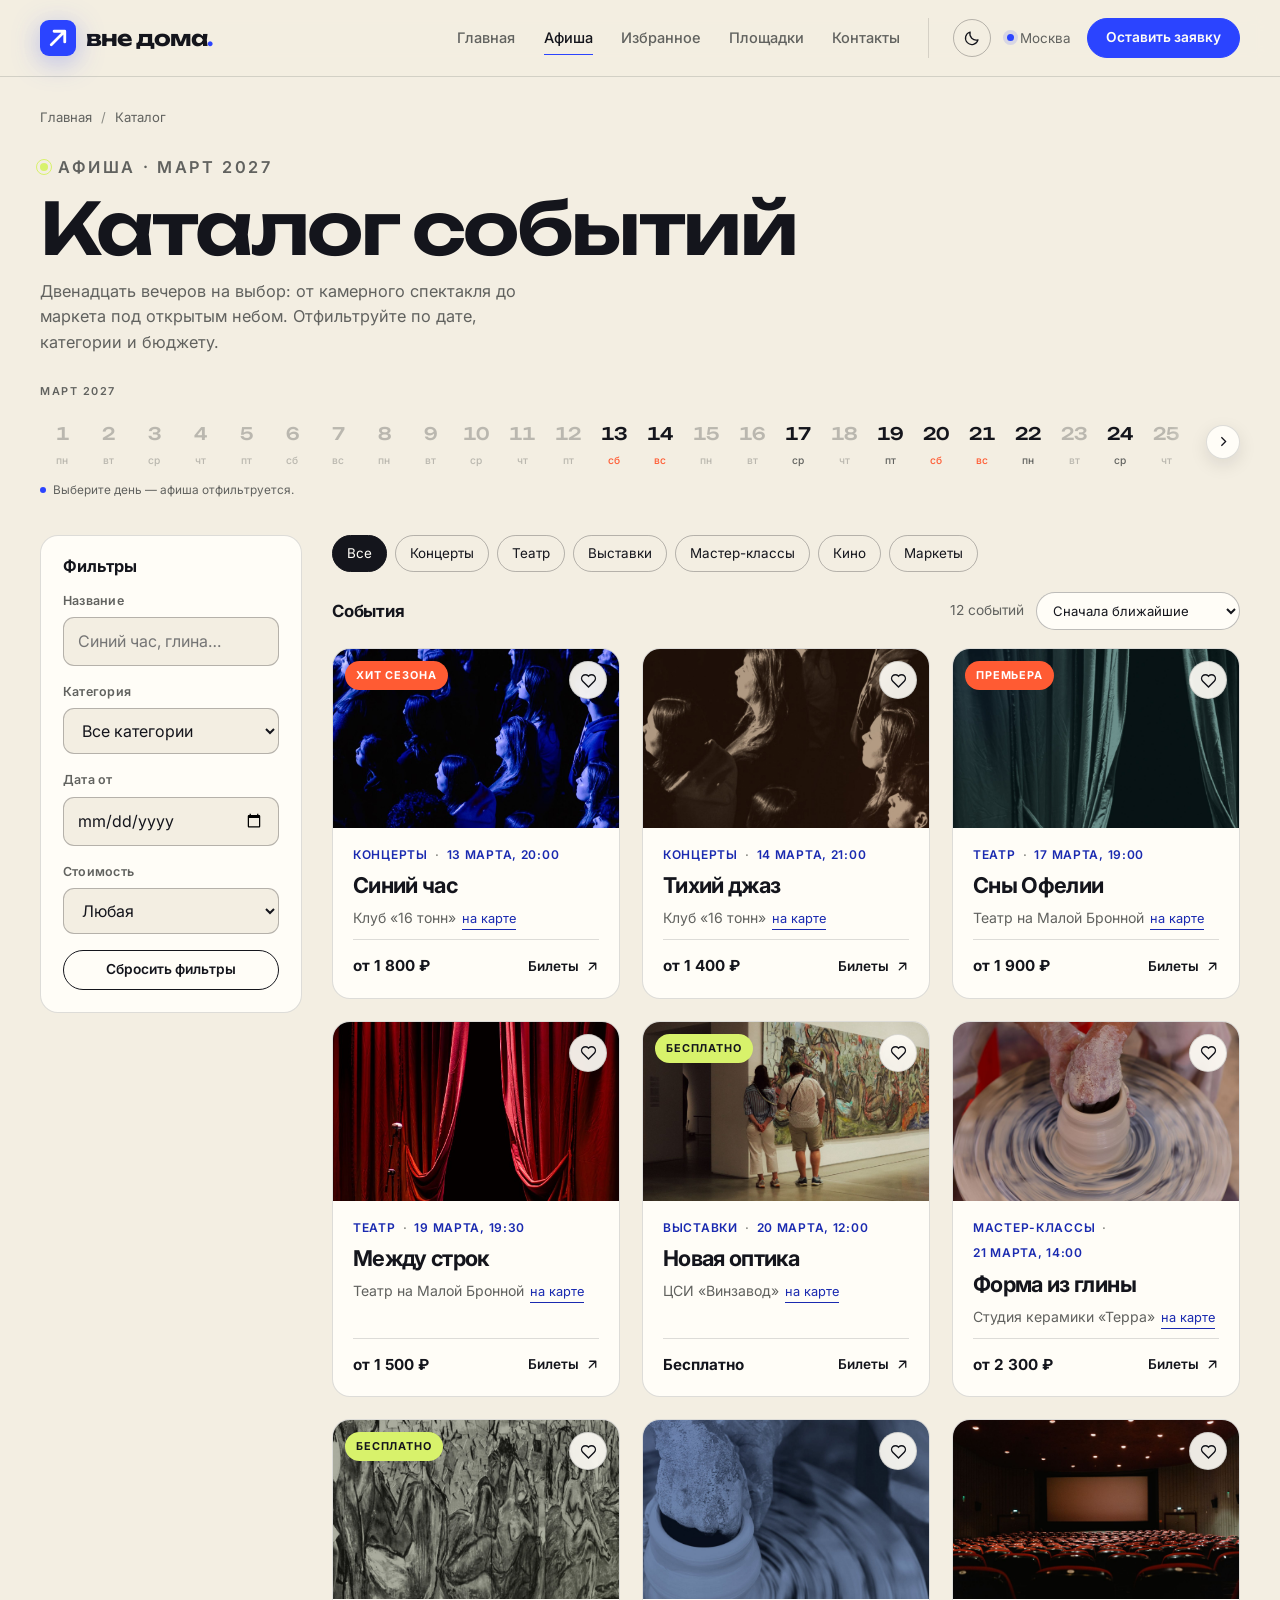
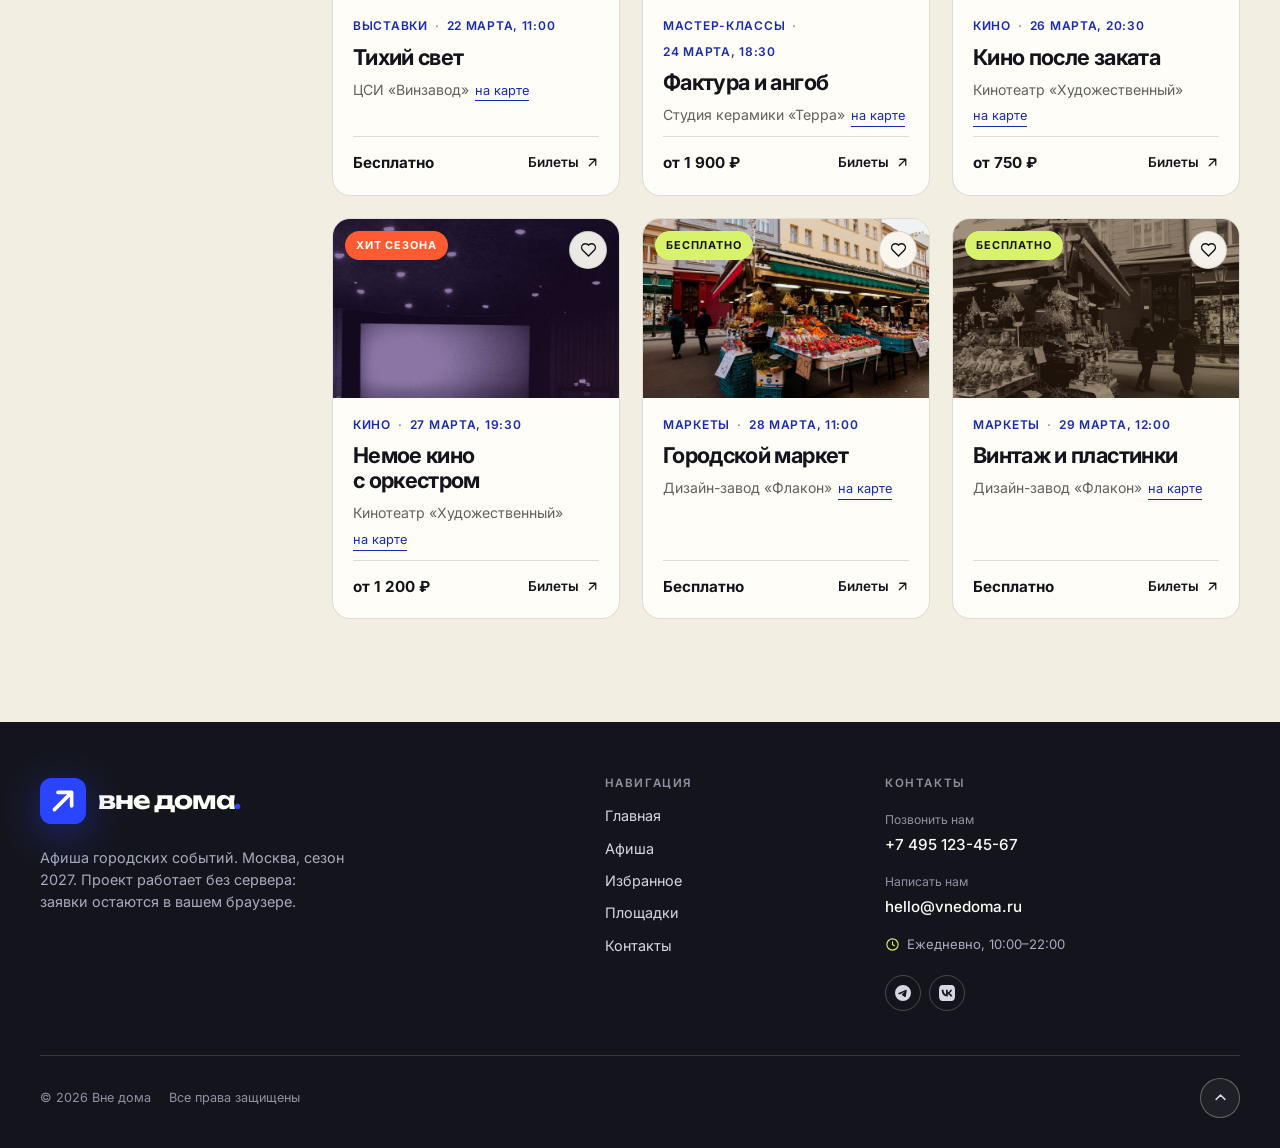
<file: catalog.html>
<!doctype html>
<html lang="ru">
  <head>
    <meta charset="utf-8" />
    <meta name="viewport" content="width=device-width, initial-scale=1" />
    <script>
      (() => {
        try {
          const raw = localStorage.getItem("vne-doma:theme");
          const saved = raw ? raw.replace(/^"|"$/g, "") : "";
          const theme =
            saved === "dark" || saved === "light"
              ? saved
              : window.matchMedia("(prefers-color-scheme: dark)").matches
                ? "dark"
                : "light";
          document.documentElement.dataset.theme = theme;
        } catch (_) {}
      })();
    </script>
    <title>Каталог событий — «Вне дома»</title>
    <meta
      name="description"
      content="Все события афиши «Вне дома»: концерты, театр, выставки, мастер-классы, кино и маркеты. Фильтры по дате, категории и цене."
    />
    <meta name="theme-color" content="#14151c" />
    <meta property="og:type" content="website" />
    <meta property="og:title" content="Каталог событий — «Вне дома»" />
    <meta
      property="og:description"
      content="Афиша Москвы на март: концерты, театр, выставки, мастер-классы, кино и маркеты. Фильтры по дате и бюджету."
    />
    <meta
      property="og:image"
      content="https://tyomagit.github.io/afisha-events/images/gallery.jpg"
    />
    <link rel="icon" href="images/icon.svg" type="image/svg+xml" />
    <link rel="preconnect" href="https://fonts.googleapis.com" />
    <link rel="preconnect" href="https://fonts.gstatic.com" crossorigin />
    <link
      rel="stylesheet"
      href="https://fonts.googleapis.com/css2?family=Inter:wght@400;500;600;700&family=Unbounded:wght@500;600;700&display=swap"
    />
    <link rel="stylesheet" href="vendor/bootstrap/css/bootstrap.min.css" />
    <link rel="stylesheet" href="css/custom.css?v=7" />
    <script src="js/events.js?v=7" defer></script>
    <script src="js/main.js?v=7" defer></script>
  </head>
  <body id="top">
    <a class="skip-link" href="#main">Перейти к содержимому</a>

    <header class="site-header">
      <div class="shell site-header__inner">
        <a class="brand brand--header" href="index.html" aria-label="Вне дома — на главную">
          <img class="brand__mark" src="images/icon.svg" width="36" height="36" alt="" />
          <span class="brand__word">вне дома<span class="brand__dot">.</span></span>
        </a>
        <nav class="site-nav" aria-label="Основное меню">
          <a class="site-nav__link" href="index.html">Главная</a>
          <a class="site-nav__link" href="catalog.html" aria-current="page">Афиша</a>
          <a class="site-nav__link" href="favorites.html">Избранное<span class="site-nav__count" data-favorites-count hidden>0</span></a>
          <a class="site-nav__link" href="index.html#venues">Площадки</a>
          <a class="site-nav__link" href="contacts.html">Контакты</a>
        </nav>
        <div class="site-header__side">
          <button
            class="theme-toggle"
            type="button"
            data-theme-toggle
            aria-label="Включить тёмную тему"
            aria-pressed="false"
            title="Переключить тему"
          >
            <svg class="theme-toggle__moon" viewBox="0 0 24 24" fill="none" aria-hidden="true"><path d="M20 14.5A8.5 8.5 0 0 1 9.5 4a8.5 8.5 0 1 0 10.5 10.5Z" stroke="currentColor" stroke-width="1.7" stroke-linejoin="round" /></svg>
            <svg class="theme-toggle__sun" viewBox="0 0 24 24" fill="none" aria-hidden="true"><circle cx="12" cy="12" r="4" stroke="currentColor" stroke-width="1.7" /><path d="M12 2.5v2M12 19.5v2M2.5 12h2M19.5 12h2M5.3 5.3l1.4 1.4M17.3 17.3l1.4 1.4M18.7 5.3l-1.4 1.4M6.7 17.3l-1.4 1.4" stroke="currentColor" stroke-width="1.7" stroke-linecap="round" /></svg>
          </button>
          <span class="site-header__city">Москва</span>
          <a class="button button--small button--accent" href="order.html"
            >Оставить заявку</a
          >
        </div>
      </div>
    </header>

    <main id="main" tabindex="-1">
      <div class="shell page">
        <nav class="breadcrumbs" aria-label="Хлебные крошки">
          <ol>
            <li><a href="index.html">Главная</a></li>
            <li aria-current="page">Каталог</li>
          </ol>
        </nav>

        <div class="catalog-head">
          <header class="page-heading">
            <p class="eyebrow"><span class="pulse"></span> Афиша · март 2027</p>
            <h1>Каталог событий</h1>
            <p>
              Двенадцать вечеров на выбор: от камерного спектакля до маркета под
              открытым небом. Отфильтруйте по дате, категории и бюджету.
            </p>
          </header>

          <section class="calendar" aria-labelledby="calendar-title">
            <div class="calendar__top">
              <h2 class="calendar__month" id="calendar-title">Март 2027</h2>
              <button class="calendar__reset" type="button" id="calendar-reset" hidden>
                Все дни
              </button>
            </div>
            <div class="calendar__scroller">
              <div
                class="calendar__grid"
                id="calendar-grid"
                role="group"
                aria-label="Календарь событий на март 2027"
              ></div>
              <button
                class="calendar__arrow calendar__arrow--prev"
                id="calendar-prev"
                type="button"
                aria-label="Предыдущие даты"
                hidden
              >
                <svg viewBox="0 0 24 24" fill="none" stroke="currentColor" stroke-width="1.8" aria-hidden="true"><path d="m15 18-6-6 6-6" /></svg>
              </button>
              <button
                class="calendar__arrow calendar__arrow--next"
                id="calendar-next"
                type="button"
                aria-label="Следующие даты"
              >
                <svg viewBox="0 0 24 24" fill="none" stroke="currentColor" stroke-width="1.8" aria-hidden="true"><path d="m9 18 6-6-6-6" /></svg>
              </button>
            </div>
            <p class="calendar__legend">
              <i aria-hidden="true"></i>
              <span id="calendar-status" role="status">Выберите день — афиша отфильтруется.</span>
            </p>
          </section>
        </div>

        <div class="catalog-layout">
          <aside class="filters" aria-labelledby="filters-title">
            <form class="filters__form" id="filters">
              <h2 id="filters-title">Фильтры</h2>
              <input type="hidden" name="day" id="calendar-day" value="" />
              <div class="field">
                <label for="search">Название</label>
                <input
                  class="field__input"
                  id="search"
                  name="search"
                  type="search"
                  placeholder="Синий час, глина…"
                />
              </div>
              <div class="field">
                <label for="category">Категория</label>
                <select class="field__input" id="category" name="category">
                  <option value="">Все категории</option>
                  <option value="Концерты">Концерты</option>
                  <option value="Театр">Театр</option>
                  <option value="Выставки">Выставки</option>
                  <option value="Мастер-классы">Мастер-классы</option>
                  <option value="Кино">Кино</option>
                  <option value="Маркеты">Маркеты</option>
                </select>
              </div>
              <div class="field">
                <label for="date-from">Дата от</label>
                <input class="field__input" id="date-from" name="date" type="date" />
              </div>
              <div class="field">
                <label for="price">Стоимость</label>
                <select class="field__input" id="price" name="price">
                  <option value="">Любая</option>
                  <option value="free">Бесплатно</option>
                  <option value="1500">До 1 500 ₽</option>
                  <option value="2500">До 2 500 ₽</option>
                </select>
              </div>
              <button class="button button--ghost button--small" type="reset">
                Сбросить фильтры
              </button>
            </form>
          </aside>

          <section class="catalog-results" aria-labelledby="results-title">
            <div class="chips" role="group" aria-label="Быстрый выбор категории">
              <button class="chip" type="button" data-category-chip="" aria-pressed="true">
                Все
              </button>
              <button class="chip" type="button" data-category-chip="Концерты" aria-pressed="false">
                Концерты
              </button>
              <button class="chip" type="button" data-category-chip="Театр" aria-pressed="false">
                Театр
              </button>
              <button class="chip" type="button" data-category-chip="Выставки" aria-pressed="false">
                Выставки
              </button>
              <button class="chip" type="button" data-category-chip="Мастер-классы" aria-pressed="false">
                Мастер-классы
              </button>
              <button class="chip" type="button" data-category-chip="Кино" aria-pressed="false">
                Кино
              </button>
              <button class="chip" type="button" data-category-chip="Маркеты" aria-pressed="false">
                Маркеты
              </button>
            </div>

            <div class="results-bar">
              <h2 id="results-title">События</h2>
              <div class="results-bar__controls">
                <p id="result-count" role="status">12 событий</p>
                <label class="visually-hidden" for="sort">Сортировка</label>
                <select class="field__input" id="sort">
                  <option value="date">Сначала ближайшие</option>
                  <option value="price-asc">Сначала дешёвые</option>
                  <option value="price-desc">Сначала дорогие</option>
                  <option value="title">По названию</option>
                </select>
              </div>
            </div>

            <div class="card-grid" id="catalog-grid">

            </div>
            <p class="empty-state" id="empty-state" hidden>
              По этим фильтрам ничего не нашлось. Ослабьте условия или сбросьте
              фильтры.
            </p>
          </section>
        </div>
      </div>
    </main>

    <footer class="site-footer">
      <div class="shell">
        <div class="site-footer__top">
          <div class="site-footer__brand">
            <a
              class="brand brand--footer"
              href="index.html"
              aria-label="Вне дома — на главную"
            >
              <img
                class="brand__mark"
                src="images/icon.svg"
                width="46"
                height="46"
                alt=""
              />
              <span class="brand__word"
                >вне дома<span class="brand__dot">.</span></span
              >
            </a>
            <p>
              Афиша городских событий. Москва, сезон 2027. Проект работает без
              сервера: заявки остаются в вашем браузере.
            </p>
          </div>
          <nav class="site-footer__col" aria-label="Навигация">
            <h2>Навигация</h2>
            <a href="index.html">Главная</a>
            <a href="catalog.html">Афиша</a>
            <a href="favorites.html">Избранное</a>
            <a href="index.html#venues">Площадки</a>
            <a href="contacts.html">Контакты</a>
          </nav>
          <div class="site-footer__col site-footer__contacts">
            <h2>Контакты</h2>
            <a class="footer-contact" href="tel:+74951234567">
              <span>Позвонить нам</span>
              <strong>+7 495 123-45-67</strong>
            </a>
            <a class="footer-contact" href="mailto:hello@vnedoma.ru">
              <span>Написать нам</span>
              <strong>hello@vnedoma.ru</strong>
            </a>
            <p class="footer-hours">
              <svg width="15" height="15" viewBox="0 0 24 24" fill="none" stroke="currentColor" stroke-width="1.8" stroke-linecap="round" stroke-linejoin="round" aria-hidden="true"><circle cx="12" cy="12" r="9" /><path d="M12 7.5V12l3 2" /></svg>
              <span>Ежедневно, 10:00–22:00</span>
            </p>
            <div class="footer-socials">
              <a
                href="https://t.me/vne_doma"
                target="_blank"
                rel="noopener"
                aria-label="Telegram «Вне дома»"
                title="Telegram"
              >
                <svg viewBox="0 0 24 24" aria-hidden="true"><path fill="currentColor" d="M11.944 0A12 12 0 0 0 0 12a12 12 0 0 0 12 12 12 12 0 0 0 12-12A12 12 0 0 0 12 0a12 12 0 0 0-.056 0zm4.962 7.224c.1-.002.321.023.465.14a.506.506 0 0 1 .171.325c.016.093.036.306.02.472-.18 1.898-.962 6.502-1.36 8.627-.168.9-.499 1.201-.82 1.23-.696.065-1.225-.46-1.9-.902-1.056-.693-1.653-1.124-2.678-1.8-1.185-.78-.417-1.21.258-1.91.177-.184 3.247-2.977 3.307-3.23.007-.032.014-.15-.056-.212s-.174-.041-.249-.024c-.106.024-1.793 1.14-5.061 3.345-.48.33-.913.49-1.302.48-.428-.008-1.252-.241-1.865-.44-.752-.245-1.349-.374-1.297-.789.027-.216.325-.437.893-.663 3.498-1.524 5.83-2.529 6.998-3.014 3.332-1.386 4.025-1.627 4.476-1.635z" /></svg>
              </a>
              <a
                href="https://vk.com/vne_doma"
                target="_blank"
                rel="noopener"
                aria-label="ВКонтакте «Вне дома»"
                title="ВКонтакте"
              >
                <svg viewBox="0 0 24 24" aria-hidden="true"><path fill="currentColor" d="m9.489.004.729-.003h3.564l.73.003.914.01.433.007.418.011.403.014.388.016.374.021.36.025.345.03.333.033c1.74.196 2.933.616 3.833 1.516.9.9 1.32 2.092 1.516 3.833l.034.333.029.346.025.36.02.373.025.588.012.41.013.644.009.915.004.98-.001 3.313-.003.73-.01.914-.007.433-.011.418-.014.403-.016.388-.021.374-.025.36-.03.345-.033.333c-.196 1.74-.616 2.933-1.516 3.833-.9.9-2.092 1.32-3.833 1.516l-.333.034-.346.029-.36.025-.373.02-.588.025-.41.012-.644.013-.915.009-.98.004-3.313-.001-.73-.003-.914-.01-.433-.007-.418-.011-.403-.014-.388-.016-.374-.021-.36-.025-.345-.03-.333-.033c-1.74-.196-2.933-.616-3.833-1.516-.9-.9-1.32-2.092-1.516-3.833l-.034-.333-.029-.346-.025-.36-.02-.373-.025-.588-.012-.41-.013-.644-.009-.915-.004-.98.001-3.313.003-.73.01-.914.007-.433.011-.418.014-.403.016-.388.021-.374.025-.36.03-.345.033-.333c.196-1.74.616-2.933 1.516-3.833.9-.9 2.092-1.32 3.833-1.516l.333-.034.346-.029.36-.025.373-.02.588-.025.41-.012.644-.013.915-.009ZM6.79 7.3H4.05c.13 6.24 3.25 9.99 8.72 9.99h.31v-3.57c2.01.2 3.53 1.67 4.14 3.57h2.84c-.78-2.84-2.83-4.41-4.11-5.01 1.28-.74 3.08-2.54 3.51-4.98h-2.58c-.56 1.98-2.22 3.78-3.8 3.95V7.3H10.5v6.92c-1.6-.4-3.62-2.34-3.71-6.92Z" /></svg>
              </a>
            </div>
          </div>
        </div>
        <div class="site-footer__bottom">
          <p class="site-footer__legal">
            <span>© 2026 Вне дома</span>
            <span>Все права защищены</span>
          </p>
          <a class="footer-up" href="#top" aria-label="Наверх" title="Наверх">
            <svg width="15" height="15" viewBox="0 0 24 24" fill="none" stroke="currentColor" stroke-width="2.4" stroke-linecap="round" stroke-linejoin="round" aria-hidden="true"><path d="m5 15 7-7 7 7" /></svg>
          </a>
        </div>
      </div>
    </footer>

    <a class="back-top" href="#top" aria-label="Наверх" title="Наверх"><svg width="18" height="18" viewBox="0 0 24 24" fill="none" stroke="currentColor" stroke-width="2.4" stroke-linecap="round" stroke-linejoin="round" aria-hidden="true"><path d="m5 15 7-7 7 7" /></svg></a>
  </body>
</html>
</file>
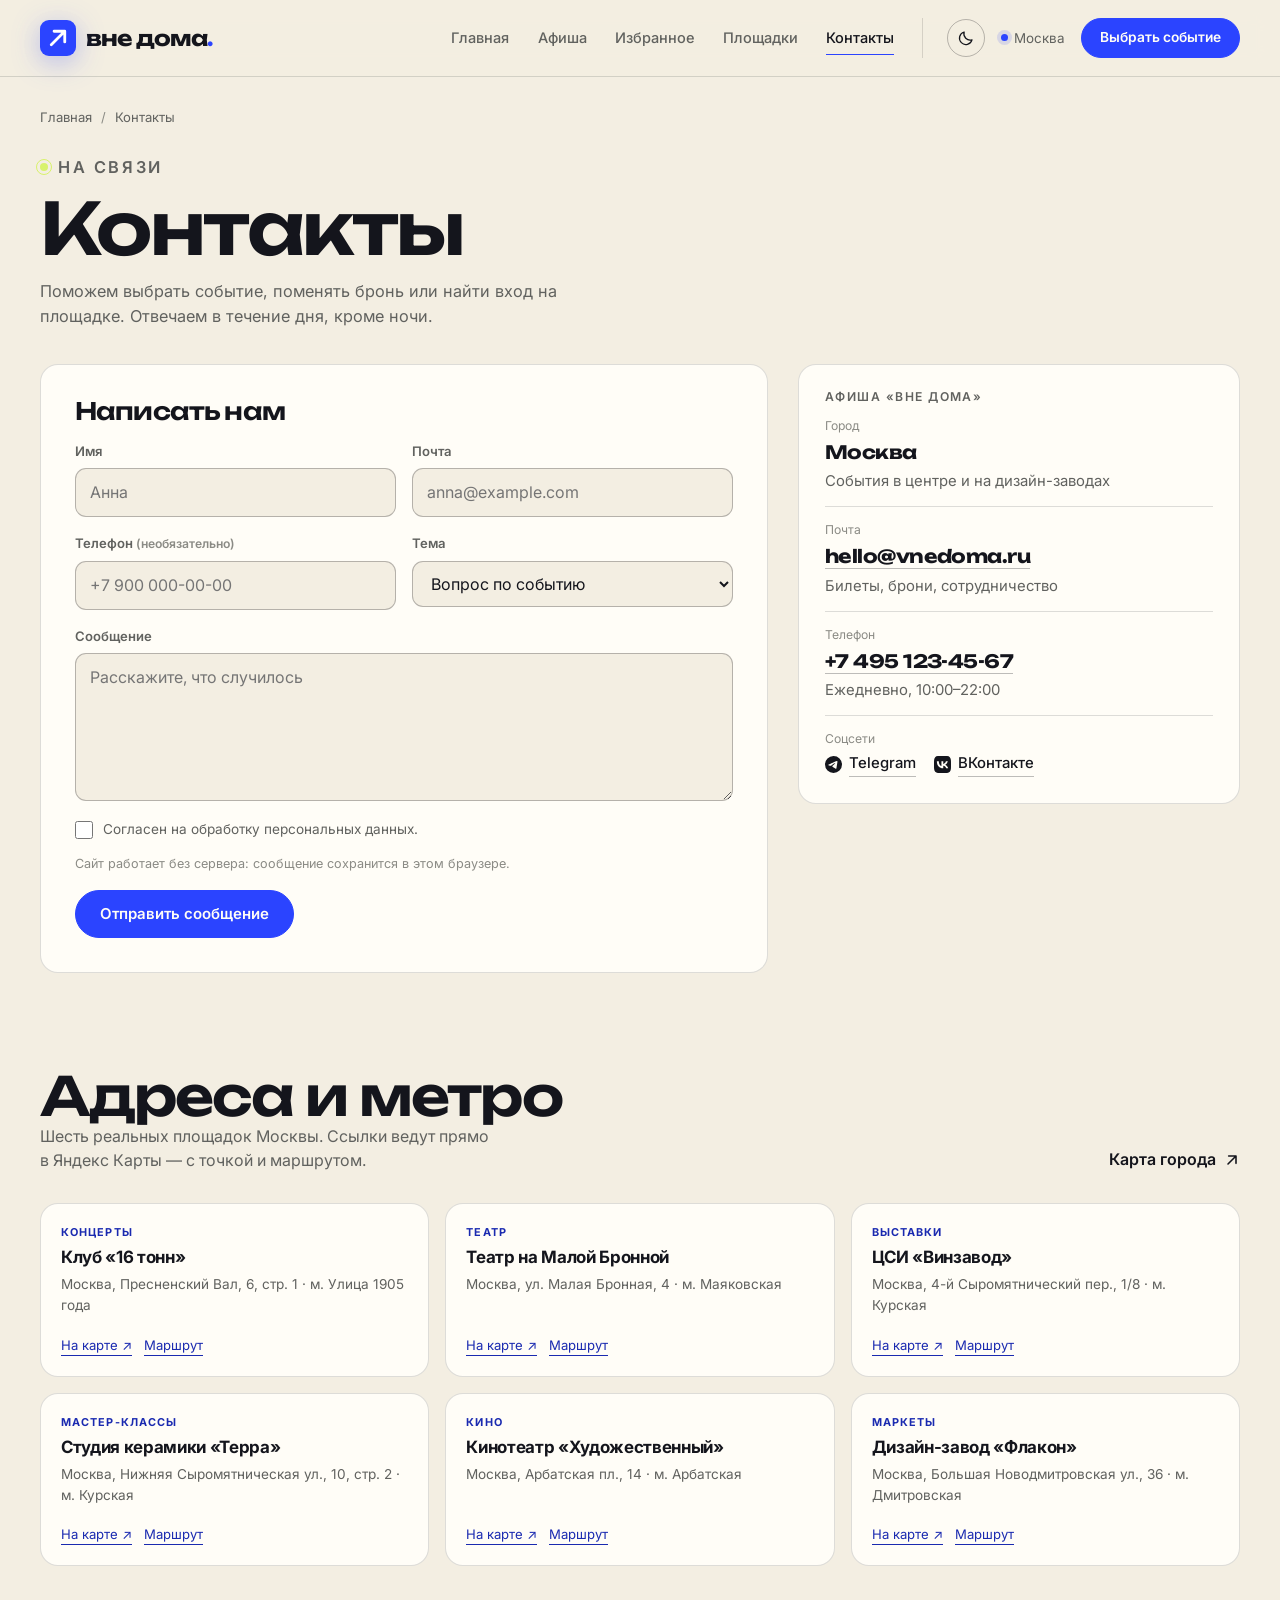
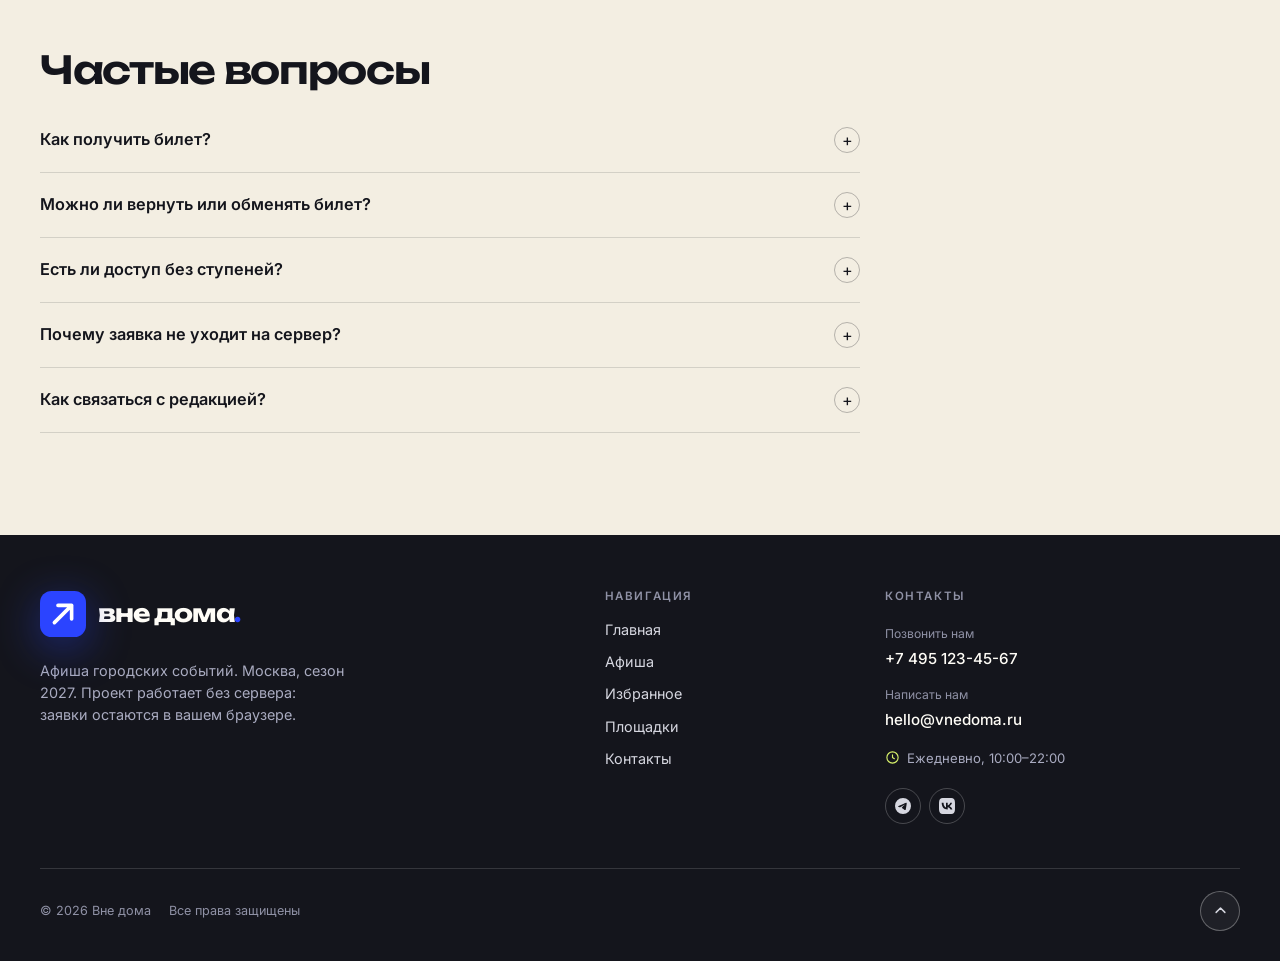
<file: contacts.html>
<!doctype html>
<html lang="ru">
  <head>
    <meta charset="utf-8" />
    <meta name="viewport" content="width=device-width, initial-scale=1" />
    <script>
      (() => {
        try {
          const raw = localStorage.getItem("vne-doma:theme");
          const saved = raw ? raw.replace(/^"|"$/g, "") : "";
          const theme =
            saved === "dark" || saved === "light"
              ? saved
              : window.matchMedia("(prefers-color-scheme: dark)").matches
                ? "dark"
                : "light";
          document.documentElement.dataset.theme = theme;
        } catch (_) {}
      })();
    </script>
    <title>Контакты и площадки — «Вне дома»</title>
    <meta
      name="description"
      content="Связаться с афишей «Вне дома»: почта, телефон, время работы. Адреса всех площадок, метро и ссылки на Яндекс Карты."
    />
    <meta name="theme-color" content="#14151c" />
    <meta property="og:type" content="website" />
    <meta property="og:title" content="Контакты и площадки — «Вне дома»" />
    <meta
      property="og:description"
      content="Шесть площадок Москвы на карте, адреса, метро и маршруты."
    />
    <link rel="icon" href="images/icon.svg" type="image/svg+xml" />
    <link rel="preconnect" href="https://fonts.googleapis.com" />
    <link rel="preconnect" href="https://fonts.gstatic.com" crossorigin />
    <link
      rel="stylesheet"
      href="https://fonts.googleapis.com/css2?family=Inter:wght@400;500;600;700&family=Unbounded:wght@500;600;700&display=swap"
    />
    <link rel="stylesheet" href="vendor/bootstrap/css/bootstrap.min.css" />
    <link rel="stylesheet" href="css/custom.css?v=7" />
    <script src="js/events.js?v=7" defer></script>
    <script src="js/main.js?v=7" defer></script>
  </head>
  <body id="top">
    <a class="skip-link" href="#main">Перейти к содержимому</a>

    <header class="site-header">
      <div class="shell site-header__inner">
        <a class="brand brand--header" href="index.html" aria-label="Вне дома — на главную">
          <img class="brand__mark" src="images/icon.svg" width="36" height="36" alt="" />
          <span class="brand__word">вне дома<span class="brand__dot">.</span></span>
        </a>
        <nav class="site-nav" aria-label="Основное меню">
          <a class="site-nav__link" href="index.html">Главная</a>
          <a class="site-nav__link" href="catalog.html">Афиша</a>
          <a class="site-nav__link" href="favorites.html">Избранное<span class="site-nav__count" data-favorites-count hidden>0</span></a>
          <a class="site-nav__link" href="#venues">Площадки</a>
          <a class="site-nav__link" href="contacts.html" aria-current="page">Контакты</a>
        </nav>
        <div class="site-header__side">
          <button
            class="theme-toggle"
            type="button"
            data-theme-toggle
            aria-label="Включить тёмную тему"
            aria-pressed="false"
            title="Переключить тему"
          >
            <svg class="theme-toggle__moon" viewBox="0 0 24 24" fill="none" aria-hidden="true"><path d="M20 14.5A8.5 8.5 0 0 1 9.5 4a8.5 8.5 0 1 0 10.5 10.5Z" stroke="currentColor" stroke-width="1.7" stroke-linejoin="round" /></svg>
            <svg class="theme-toggle__sun" viewBox="0 0 24 24" fill="none" aria-hidden="true"><circle cx="12" cy="12" r="4" stroke="currentColor" stroke-width="1.7" /><path d="M12 2.5v2M12 19.5v2M2.5 12h2M19.5 12h2M5.3 5.3l1.4 1.4M17.3 17.3l1.4 1.4M18.7 5.3l-1.4 1.4M6.7 17.3l-1.4 1.4" stroke="currentColor" stroke-width="1.7" stroke-linecap="round" /></svg>
          </button>
          <span class="site-header__city">Москва</span>
          <a class="button button--small button--accent" href="catalog.html"
            >Выбрать событие</a
          >
        </div>
      </div>
    </header>

    <main id="main" tabindex="-1">
      <div class="shell page">
        <nav class="breadcrumbs" aria-label="Хлебные крошки">
          <ol>
            <li><a href="index.html">Главная</a></li>
            <li aria-current="page">Контакты</li>
          </ol>
        </nav>

        <header class="page-heading">
          <p class="eyebrow"><span class="pulse"></span> На связи</p>
          <h1>Контакты</h1>
          <p>
            Поможем выбрать событие, поменять бронь или найти вход на площадке.
            Отвечаем в течение дня, кроме ночи.
          </p>
        </header>

        <div class="contact-layout">
          <form class="form-panel" data-form="contact" novalidate>
            <h2>Написать нам</h2>
            <div class="form-grid">
              <div class="field">
                <label for="contact-name">Имя</label>
                <input
                  class="field__input"
                  id="contact-name"
                  name="name"
                  type="text"
                  autocomplete="given-name"
                  maxlength="80"
                  placeholder="Анна"
                  required
                />
              </div>
              <div class="field">
                <label for="contact-email">Почта</label>
                <input
                  class="field__input"
                  id="contact-email"
                  name="email"
                  type="email"
                  autocomplete="email"
                  maxlength="120"
                  placeholder="anna@example.com"
                  required
                />
              </div>
              <div class="field">
                <label for="contact-phone">Телефон <span class="field__hint">(необязательно)</span></label>
                <input
                  class="field__input"
                  id="contact-phone"
                  name="phone"
                  type="tel"
                  autocomplete="tel"
                  minlength="7"
                  maxlength="25"
                  pattern="[+\d ()-]+"
                  placeholder="+7 900 000-00-00"
                />
              </div>
              <div class="field">
                <label for="contact-topic">Тема</label>
                <select class="field__input" id="contact-topic" name="topic">
                  <option>Вопрос по событию</option>
                  <option>Изменить бронь</option>
                  <option>Сотрудничество</option>
                  <option>Другое</option>
                </select>
              </div>
              <div class="field field--wide">
                <label for="contact-comment">Сообщение</label>
                <textarea
                  class="field__input"
                  id="contact-comment"
                  name="comment"
                  maxlength="800"
                  rows="5"
                  placeholder="Расскажите, что случилось"
                  required
                ></textarea>
              </div>
            </div>
            <div class="consent">
              <input
                class="consent__input"
                type="checkbox"
                id="contact-consent"
                name="consent"
                required
              /><label class="consent__label" for="contact-consent"
                >Согласен на обработку персональных данных.</label
              >
            </div>
            <p class="request-form__note">
              Сайт работает без сервера: сообщение сохранится в этом браузере.
            </p>
            <button class="button button--accent" type="submit" disabled>
              Отправить сообщение
            </button>
            <p class="request-form__status" role="status" tabindex="-1" hidden></p>
          </form>

          <aside class="contact-card" aria-labelledby="contact-info-title">
            <h2 id="contact-info-title">Афиша «Вне дома»</h2>
            <div class="contact-card__row">
              <span class="field__hint">Город</span>
              <strong>Москва</strong>
              <p>События в центре и на дизайн-заводах</p>
            </div>
            <div class="contact-card__row">
              <span class="field__hint">Почта</span>
              <strong>
                <a href="mailto:hello@vnedoma.ru">hello@vnedoma.ru</a>
              </strong>
              <p>Билеты, брони, сотрудничество</p>
            </div>
            <div class="contact-card__row">
              <span class="field__hint">Телефон</span>
              <strong>
                <a href="tel:+74951234567">+7 495 123-45-67</a>
              </strong>
              <p>Ежедневно, 10:00–22:00</p>
            </div>
            <div class="contact-card__row">
              <span class="field__hint">Соцсети</span>
              <p class="contact-card__socials">
                <a href="https://t.me/vne_doma" target="_blank" rel="noopener">
                  <svg class="social-icon" viewBox="0 0 24 24" aria-hidden="true">
                    <path fill="currentColor" d="M11.944 0A12 12 0 0 0 0 12a12 12 0 0 0 12 12 12 12 0 0 0 12-12A12 12 0 0 0 12 0a12 12 0 0 0-.056 0zm4.962 7.224c.1-.002.321.023.465.14a.506.506 0 0 1 .171.325c.016.093.036.306.02.472-.18 1.898-.962 6.502-1.36 8.627-.168.9-.499 1.201-.82 1.23-.696.065-1.225-.46-1.9-.902-1.056-.693-1.653-1.124-2.678-1.8-1.185-.78-.417-1.21.258-1.91.177-.184 3.247-2.977 3.307-3.23.007-.032.014-.15-.056-.212s-.174-.041-.249-.024c-.106.024-1.793 1.14-5.061 3.345-.48.33-.913.49-1.302.48-.428-.008-1.252-.241-1.865-.44-.752-.245-1.349-.374-1.297-.789.027-.216.325-.437.893-.663 3.498-1.524 5.83-2.529 6.998-3.014 3.332-1.386 4.025-1.627 4.476-1.635z" />
                  </svg>
                  <span>Telegram</span>
                </a>
                <a href="https://vk.com/vne_doma" target="_blank" rel="noopener">
                  <svg class="social-icon" viewBox="0 0 24 24" aria-hidden="true">
                    <path fill="currentColor" d="m9.489.004.729-.003h3.564l.73.003.914.01.433.007.418.011.403.014.388.016.374.021.36.025.345.03.333.033c1.74.196 2.933.616 3.833 1.516.9.9 1.32 2.092 1.516 3.833l.034.333.029.346.025.36.02.373.025.588.012.41.013.644.009.915.004.98-.001 3.313-.003.73-.01.914-.007.433-.011.418-.014.403-.016.388-.021.374-.025.36-.03.345-.033.333c-.196 1.74-.616 2.933-1.516 3.833-.9.9-2.092 1.32-3.833 1.516l-.333.034-.346.029-.36.025-.373.02-.588.025-.41.012-.644.013-.915.009-.98.004-3.313-.001-.73-.003-.914-.01-.433-.007-.418-.011-.403-.014-.388-.016-.374-.021-.36-.025-.345-.03-.333-.033c-1.74-.196-2.933-.616-3.833-1.516-.9-.9-1.32-2.092-1.516-3.833l-.034-.333-.029-.346-.025-.36-.02-.373-.025-.588-.012-.41-.013-.644-.009-.915-.004-.98.001-3.313.003-.73.01-.914.007-.433.011-.418.014-.403.016-.388.021-.374.025-.36.03-.345.033-.333c.196-1.74.616-2.933 1.516-3.833.9-.9 2.092-1.32 3.833-1.516l.333-.034.346-.029.36-.025.373-.02.588-.025.41-.012.644-.013.915-.009ZM6.79 7.3H4.05c.13 6.24 3.25 9.99 8.72 9.99h.31v-3.57c2.01.2 3.53 1.67 4.14 3.57h2.84c-.78-2.84-2.83-4.41-4.11-5.01 1.28-.74 3.08-2.54 3.51-4.98h-2.58c-.56 1.98-2.22 3.78-3.8 3.95V7.3H10.5v6.92c-1.6-.4-3.62-2.34-3.71-6.92Z" />
                  </svg>
                  <span>ВКонтакте</span>
                </a>
              </p>
            </div>
          </aside>
        </div>

        <section class="venues-section" id="venues" aria-labelledby="venues-title">
          <div class="section__head">
            <div>
                            <h2 id="venues-title">Адреса и метро</h2>
              <p>
                Шесть реальных площадок Москвы. Ссылки ведут прямо в Яндекс
                Карты — с точкой и маршрутом.
              </p>
            </div>
            <a class="link-arrow" href="index.html#venues"
              >Карта города
              <svg class="icon" viewBox="0 0 24 24" fill="none" aria-hidden="true">
                <path
                  d="M6 18 18 6M7 6h11v11"
                  stroke="currentColor"
                  stroke-width="2.4"
                  stroke-linecap="round"
                  stroke-linejoin="round"
                /></svg
            ></a>
          </div>
          <div class="venues-grid">
            <!-- venues:start -->
            <article class="venue-card">
              <span class="venue-card__cat">Концерты</span>
              <h3>Клуб «16 тонн»</h3>
              <p>Москва, Пресненский Вал, 6, стр. 1 · м. Улица 1905 года</p>
              <div class="venue-card__links">
                <a href="https://yandex.ru/maps/?ll=37.5592%2C55.7664&z=17&text=%D0%9C%D0%BE%D1%81%D0%BA%D0%B2%D0%B0%2C%20%D0%9F%D1%80%D0%B5%D1%81%D0%BD%D0%B5%D0%BD%D1%81%D0%BA%D0%B8%D0%B9%20%D0%92%D0%B0%D0%BB%2C%206%2C%20%D1%81%D1%82%D1%80.%201" target="_blank" rel="noopener noreferrer">На карте ↗</a>
                <a href="https://yandex.ru/maps/?rtext=~55.7664%2C37.5592&rtt=auto" target="_blank" rel="noopener noreferrer">Маршрут</a>
              </div>
            </article>
            <article class="venue-card">
              <span class="venue-card__cat">Театр</span>
              <h3>Театр на Малой Бронной</h3>
              <p>Москва, ул. Малая Бронная, 4 · м. Маяковская</p>
              <div class="venue-card__links">
                <a href="https://yandex.ru/maps/?ll=37.5955%2C55.7625&z=17&text=%D0%9C%D0%BE%D1%81%D0%BA%D0%B2%D0%B0%2C%20%D1%83%D0%BB.%20%D0%9C%D0%B0%D0%BB%D0%B0%D1%8F%20%D0%91%D1%80%D0%BE%D0%BD%D0%BD%D0%B0%D1%8F%2C%204" target="_blank" rel="noopener noreferrer">На карте ↗</a>
                <a href="https://yandex.ru/maps/?rtext=~55.7625%2C37.5955&rtt=auto" target="_blank" rel="noopener noreferrer">Маршрут</a>
              </div>
            </article>
            <article class="venue-card">
              <span class="venue-card__cat">Выставки</span>
              <h3>ЦСИ «Винзавод»</h3>
              <p>Москва, 4-й Сыромятнический пер., 1/8 · м. Курская</p>
              <div class="venue-card__links">
                <a href="https://yandex.ru/maps/?ll=37.663%2C55.752&z=17&text=%D0%9C%D0%BE%D1%81%D0%BA%D0%B2%D0%B0%2C%204-%D0%B9%20%D0%A1%D1%8B%D1%80%D0%BE%D0%BC%D1%8F%D1%82%D0%BD%D0%B8%D1%87%D0%B5%D1%81%D0%BA%D0%B8%D0%B9%20%D0%BF%D0%B5%D1%80.%2C%201%2F8" target="_blank" rel="noopener noreferrer">На карте ↗</a>
                <a href="https://yandex.ru/maps/?rtext=~55.752%2C37.663&rtt=auto" target="_blank" rel="noopener noreferrer">Маршрут</a>
              </div>
            </article>
            <article class="venue-card">
              <span class="venue-card__cat">Мастер-классы</span>
              <h3>Студия керамики «Терра»</h3>
              <p>Москва, Нижняя Сыромятническая ул., 10, стр. 2 · м. Курская</p>
              <div class="venue-card__links">
                <a href="https://yandex.ru/maps/?ll=37.6633%2C55.7517&z=17&text=%D0%9C%D0%BE%D1%81%D0%BA%D0%B2%D0%B0%2C%20%D0%9D%D0%B8%D0%B6%D0%BD%D1%8F%D1%8F%20%D0%A1%D1%8B%D1%80%D0%BE%D0%BC%D1%8F%D1%82%D0%BD%D0%B8%D1%87%D0%B5%D1%81%D0%BA%D0%B0%D1%8F%20%D1%83%D0%BB.%2C%2010%2C%20%D1%81%D1%82%D1%80.%202" target="_blank" rel="noopener noreferrer">На карте ↗</a>
                <a href="https://yandex.ru/maps/?rtext=~55.7517%2C37.6633&rtt=auto" target="_blank" rel="noopener noreferrer">Маршрут</a>
              </div>
            </article>
            <article class="venue-card">
              <span class="venue-card__cat">Кино</span>
              <h3>Кинотеатр «Художественный»</h3>
              <p>Москва, Арбатская пл., 14 · м. Арбатская</p>
              <div class="venue-card__links">
                <a href="https://yandex.ru/maps/?ll=37.5925%2C55.7521&z=17&text=%D0%9C%D0%BE%D1%81%D0%BA%D0%B2%D0%B0%2C%20%D0%90%D1%80%D0%B1%D0%B0%D1%82%D1%81%D0%BA%D0%B0%D1%8F%20%D0%BF%D0%BB.%2C%2014" target="_blank" rel="noopener noreferrer">На карте ↗</a>
                <a href="https://yandex.ru/maps/?rtext=~55.7521%2C37.5925&rtt=auto" target="_blank" rel="noopener noreferrer">Маршрут</a>
              </div>
            </article>
            <article class="venue-card">
              <span class="venue-card__cat">Маркеты</span>
              <h3>Дизайн-завод «Флакон»</h3>
              <p>Москва, Большая Новодмитровская ул., 36 · м. Дмитровская</p>
              <div class="venue-card__links">
                <a href="https://yandex.ru/maps/?ll=37.582%2C55.8055&z=17&text=%D0%9C%D0%BE%D1%81%D0%BA%D0%B2%D0%B0%2C%20%D0%91%D0%BE%D0%BB%D1%8C%D1%88%D0%B0%D1%8F%20%D0%9D%D0%BE%D0%B2%D0%BE%D0%B4%D0%BC%D0%B8%D1%82%D1%80%D0%BE%D0%B2%D1%81%D0%BA%D0%B0%D1%8F%20%D1%83%D0%BB.%2C%2036" target="_blank" rel="noopener noreferrer">На карте ↗</a>
                <a href="https://yandex.ru/maps/?rtext=~55.8055%2C37.582&rtt=auto" target="_blank" rel="noopener noreferrer">Маршрут</a>
              </div>
            </article>
            <!-- venues:end -->
          </div>
        </section>

        <section class="faq" id="faq" aria-labelledby="faq-title">
          <h2 id="faq-title">Частые вопросы</h2>
          <details class="faq__item">
            <summary>Как получить билет?</summary>
            <p>
              Оставьте заявку на странице события — в блоке «Билеты» или через кнопку «Быстрая заявка». Место
              закрепляется за вами сразу после заполнения — приходите к началу,
              имя будет в списке на входе.
            </p>
          </details>
          <details class="faq__item">
            <summary>Можно ли вернуть или обменять билет?</summary>
            <p>
              Да, за 24 часа до начала — напишите на почту или позвоните. Мы
              вернём стоимость на ту же карту и предложим другое событие, если
              оно вам ближе.
            </p>
          </details>
          <details class="faq__item">
            <summary>Есть ли доступ без ступеней?</summary>
            <p>
              Все площадки из афиши доступны маломобильным гостям: есть пандус
              или лифт, а у входа дежурит администратор. Если нужна помощь —
              отметьте это в комментарии к заявке.
            </p>
          </details>
          <details class="faq__item">
            <summary>Почему заявка не уходит на сервер?</summary>
            <p>
              Это концепт афиши без бэкенда: формы работают в браузере и
              сохраняют данные локально. События и цены вымышлены, а площадки —
              настоящие, поэтому ссылки на карты ведут на реальные адреса.
            </p>
          </details>
          <details class="faq__item">
            <summary>Как связаться с редакцией?</summary>
            <p>
              Почта hello@vnedoma.ru, телефон +7 495 123-45-67. Отвечаем с 10:00
              до 22:00 по Москве. Для сотрудничества — та же почта, тема
              «Партнёрство».
            </p>
          </details>
        </section>
      </div>
    </main>

    <footer class="site-footer">
      <div class="shell">
        <div class="site-footer__top">
          <div class="site-footer__brand">
            <a
              class="brand brand--footer"
              href="index.html"
              aria-label="Вне дома — на главную"
            >
              <img
                class="brand__mark"
                src="images/icon.svg"
                width="46"
                height="46"
                alt=""
              />
              <span class="brand__word"
                >вне дома<span class="brand__dot">.</span></span
              >
            </a>
            <p>
              Афиша городских событий. Москва, сезон 2027. Проект работает без
              сервера: заявки остаются в вашем браузере.
            </p>
          </div>
          <nav class="site-footer__col" aria-label="Навигация">
            <h2>Навигация</h2>
            <a href="index.html">Главная</a>
            <a href="catalog.html">Афиша</a>
            <a href="favorites.html">Избранное</a>
            <a href="index.html#venues">Площадки</a>
            <a href="contacts.html">Контакты</a>
          </nav>
          <div class="site-footer__col site-footer__contacts">
            <h2>Контакты</h2>
            <a class="footer-contact" href="tel:+74951234567">
              <span>Позвонить нам</span>
              <strong>+7 495 123-45-67</strong>
            </a>
            <a class="footer-contact" href="mailto:hello@vnedoma.ru">
              <span>Написать нам</span>
              <strong>hello@vnedoma.ru</strong>
            </a>
            <p class="footer-hours">
              <svg width="15" height="15" viewBox="0 0 24 24" fill="none" stroke="currentColor" stroke-width="1.8" stroke-linecap="round" stroke-linejoin="round" aria-hidden="true"><circle cx="12" cy="12" r="9" /><path d="M12 7.5V12l3 2" /></svg>
              <span>Ежедневно, 10:00–22:00</span>
            </p>
            <div class="footer-socials">
              <a
                href="https://t.me/vne_doma"
                target="_blank"
                rel="noopener"
                aria-label="Telegram «Вне дома»"
                title="Telegram"
              >
                <svg viewBox="0 0 24 24" aria-hidden="true"><path fill="currentColor" d="M11.944 0A12 12 0 0 0 0 12a12 12 0 0 0 12 12 12 12 0 0 0 12-12A12 12 0 0 0 12 0a12 12 0 0 0-.056 0zm4.962 7.224c.1-.002.321.023.465.14a.506.506 0 0 1 .171.325c.016.093.036.306.02.472-.18 1.898-.962 6.502-1.36 8.627-.168.9-.499 1.201-.82 1.23-.696.065-1.225-.46-1.9-.902-1.056-.693-1.653-1.124-2.678-1.8-1.185-.78-.417-1.21.258-1.91.177-.184 3.247-2.977 3.307-3.23.007-.032.014-.15-.056-.212s-.174-.041-.249-.024c-.106.024-1.793 1.14-5.061 3.345-.48.33-.913.49-1.302.48-.428-.008-1.252-.241-1.865-.44-.752-.245-1.349-.374-1.297-.789.027-.216.325-.437.893-.663 3.498-1.524 5.83-2.529 6.998-3.014 3.332-1.386 4.025-1.627 4.476-1.635z" /></svg>
              </a>
              <a
                href="https://vk.com/vne_doma"
                target="_blank"
                rel="noopener"
                aria-label="ВКонтакте «Вне дома»"
                title="ВКонтакте"
              >
                <svg viewBox="0 0 24 24" aria-hidden="true"><path fill="currentColor" d="m9.489.004.729-.003h3.564l.73.003.914.01.433.007.418.011.403.014.388.016.374.021.36.025.345.03.333.033c1.74.196 2.933.616 3.833 1.516.9.9 1.32 2.092 1.516 3.833l.034.333.029.346.025.36.02.373.025.588.012.41.013.644.009.915.004.98-.001 3.313-.003.73-.01.914-.007.433-.011.418-.014.403-.016.388-.021.374-.025.36-.03.345-.033.333c-.196 1.74-.616 2.933-1.516 3.833-.9.9-2.092 1.32-3.833 1.516l-.333.034-.346.029-.36.025-.373.02-.588.025-.41.012-.644.013-.915.009-.98.004-3.313-.001-.73-.003-.914-.01-.433-.007-.418-.011-.403-.014-.388-.016-.374-.021-.36-.025-.345-.03-.333-.033c-1.74-.196-2.933-.616-3.833-1.516-.9-.9-1.32-2.092-1.516-3.833l-.034-.333-.029-.346-.025-.36-.02-.373-.025-.588-.012-.41-.013-.644-.009-.915-.004-.98.001-3.313.003-.73.01-.914.007-.433.011-.418.014-.403.016-.388.021-.374.025-.36.03-.345.033-.333c.196-1.74.616-2.933 1.516-3.833.9-.9 2.092-1.32 3.833-1.516l.333-.034.346-.029.36-.025.373-.02.588-.025.41-.012.644-.013.915-.009ZM6.79 7.3H4.05c.13 6.24 3.25 9.99 8.72 9.99h.31v-3.57c2.01.2 3.53 1.67 4.14 3.57h2.84c-.78-2.84-2.83-4.41-4.11-5.01 1.28-.74 3.08-2.54 3.51-4.98h-2.58c-.56 1.98-2.22 3.78-3.8 3.95V7.3H10.5v6.92c-1.6-.4-3.62-2.34-3.71-6.92Z" /></svg>
              </a>
            </div>
          </div>
        </div>
        <div class="site-footer__bottom">
          <p class="site-footer__legal">
            <span>© 2026 Вне дома</span>
            <span>Все права защищены</span>
          </p>
          <a class="footer-up" href="#top" aria-label="Наверх" title="Наверх">
            <svg width="15" height="15" viewBox="0 0 24 24" fill="none" stroke="currentColor" stroke-width="2.4" stroke-linecap="round" stroke-linejoin="round" aria-hidden="true"><path d="m5 15 7-7 7 7" /></svg>
          </a>
        </div>
      </div>
    </footer>

    <a class="back-top" href="#top" aria-label="Наверх" title="Наверх"><svg width="18" height="18" viewBox="0 0 24 24" fill="none" stroke="currentColor" stroke-width="2.4" stroke-linecap="round" stroke-linejoin="round" aria-hidden="true"><path d="m5 15 7-7 7 7" /></svg></a>
  </body>
</html>
</file>
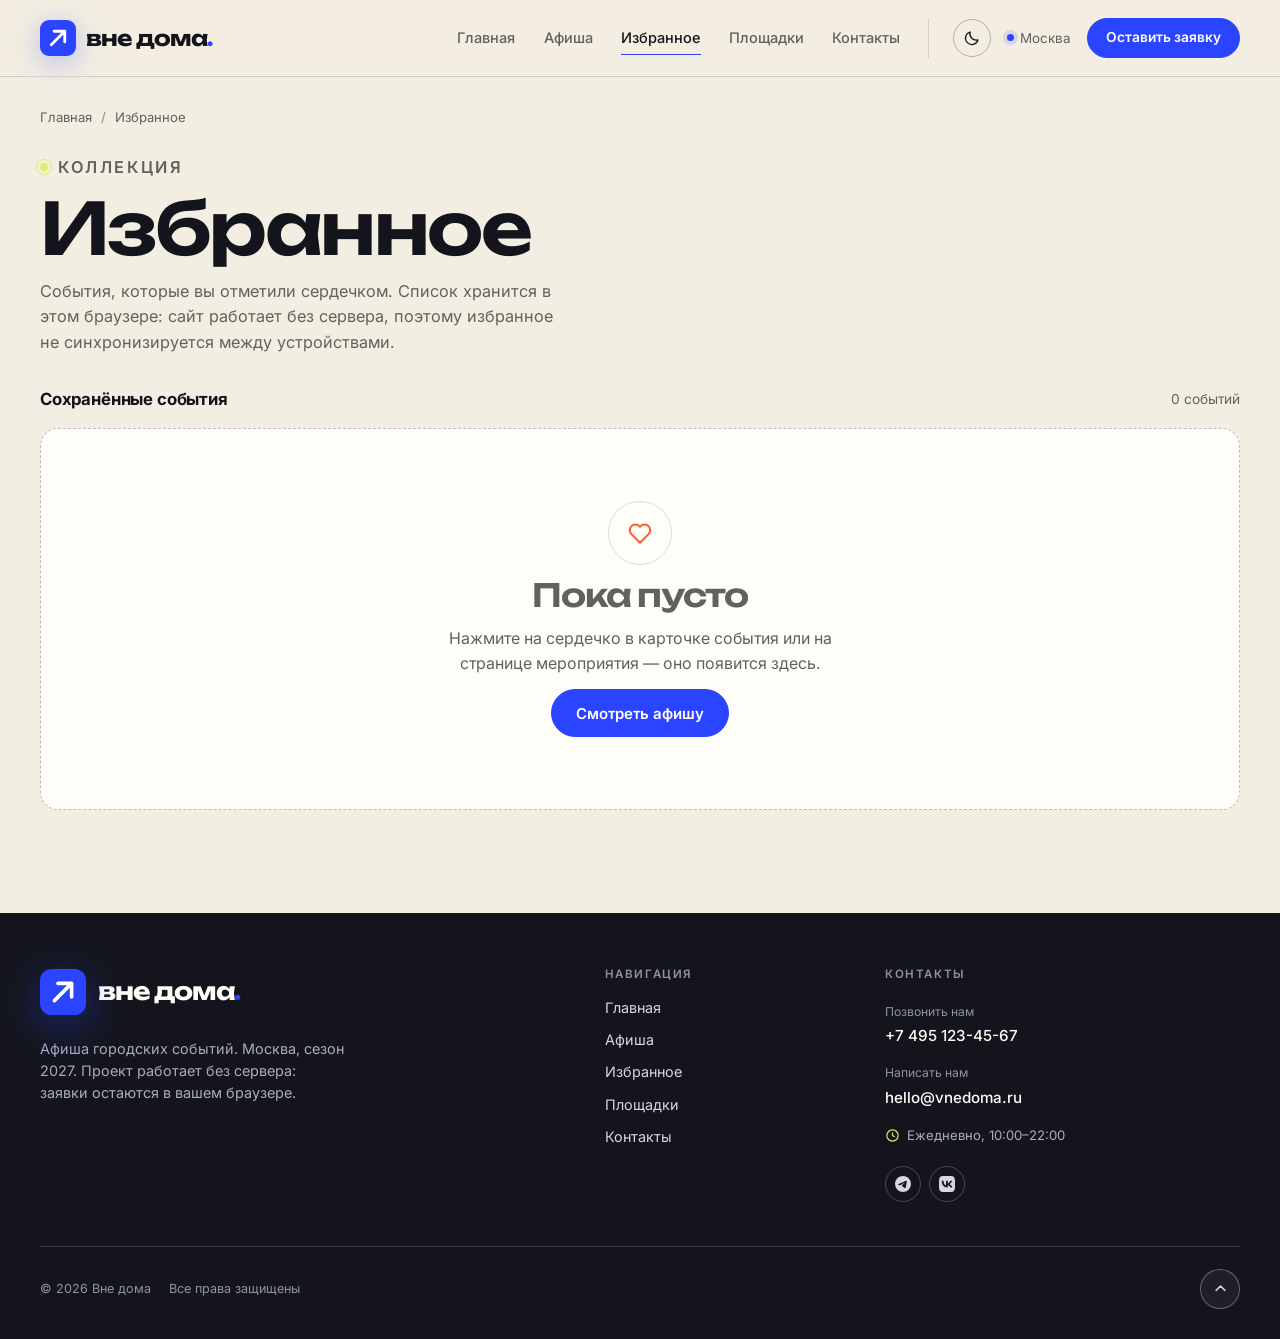
<file: favorites.html>
<!doctype html>
<html lang="ru">
  <head>
    <meta charset="utf-8" />
    <meta name="viewport" content="width=device-width, initial-scale=1" />
    <script>
      (() => {
        try {
          const raw = localStorage.getItem("vne-doma:theme");
          const saved = raw ? raw.replace(/^"|"$/g, "") : "";
          const theme =
            saved === "dark" || saved === "light"
              ? saved
              : window.matchMedia("(prefers-color-scheme: dark)").matches
                ? "dark"
                : "light";
          document.documentElement.dataset.theme = theme;
        } catch (_) {}
      })();
    </script>
    <title>Избранное — «Вне дома»</title>
    <meta
      name="description"
      content="События, которые вы сохранили в избранное: афиша «Вне дома». Список хранится в вашем браузере."
    />
    <meta name="theme-color" content="#14151c" />
    <meta property="og:type" content="website" />
    <meta property="og:title" content="Избранное — «Вне дома»" />
    <meta
      property="og:description"
      content="Сохранённые события афиши «Вне дома»: концерты, театр, выставки и маркеты Москвы."
    />
    <meta
      property="og:image"
      content="https://tyomagit.github.io/afisha-events/images/gallery.jpg"
    />
    <link rel="icon" href="images/icon.svg" type="image/svg+xml" />
    <link rel="preconnect" href="https://fonts.googleapis.com" />
    <link rel="preconnect" href="https://fonts.gstatic.com" crossorigin />
    <link
      rel="stylesheet"
      href="https://fonts.googleapis.com/css2?family=Inter:wght@400;500;600;700&family=Unbounded:wght@500;600;700&display=swap"
    />
    <link rel="stylesheet" href="vendor/bootstrap/css/bootstrap.min.css" />
    <link rel="stylesheet" href="css/custom.css?v=7" />
    <script src="js/events.js?v=7" defer></script>
    <script src="js/main.js?v=7" defer></script>
  </head>
  <body id="top">
    <a class="skip-link" href="#main">Перейти к содержимому</a>

    <header class="site-header">
      <div class="shell site-header__inner">
        <a class="brand brand--header" href="index.html" aria-label="Вне дома — на главную">
          <img class="brand__mark" src="images/icon.svg" width="36" height="36" alt="" />
          <span class="brand__word">вне дома<span class="brand__dot">.</span></span>
        </a>
        <nav class="site-nav" aria-label="Основное меню">
          <a class="site-nav__link" href="index.html">Главная</a>
          <a class="site-nav__link" href="catalog.html">Афиша</a>
          <a class="site-nav__link" href="favorites.html" aria-current="page">Избранное<span class="site-nav__count" data-favorites-count hidden>0</span></a>
          <a class="site-nav__link" href="index.html#venues">Площадки</a>
          <a class="site-nav__link" href="contacts.html">Контакты</a>
        </nav>
        <div class="site-header__side">
          <button
            class="theme-toggle"
            type="button"
            data-theme-toggle
            aria-label="Включить тёмную тему"
            aria-pressed="false"
            title="Переключить тему"
          >
            <svg class="theme-toggle__moon" viewBox="0 0 24 24" fill="none" aria-hidden="true"><path d="M20 14.5A8.5 8.5 0 0 1 9.5 4a8.5 8.5 0 1 0 10.5 10.5Z" stroke="currentColor" stroke-width="1.7" stroke-linejoin="round" /></svg>
            <svg class="theme-toggle__sun" viewBox="0 0 24 24" fill="none" aria-hidden="true"><circle cx="12" cy="12" r="4" stroke="currentColor" stroke-width="1.7" /><path d="M12 2.5v2M12 19.5v2M2.5 12h2M19.5 12h2M5.3 5.3l1.4 1.4M17.3 17.3l1.4 1.4M18.7 5.3l-1.4 1.4M6.7 17.3l-1.4 1.4" stroke="currentColor" stroke-width="1.7" stroke-linecap="round" /></svg>
          </button>
          <span class="site-header__city">Москва</span>
          <a class="button button--small button--accent" href="order.html"
            >Оставить заявку</a
          >
        </div>
      </div>
    </header>

    <main id="main" tabindex="-1">
      <div class="shell page">
        <nav class="breadcrumbs" aria-label="Хлебные крошки">
          <ol>
            <li><a href="index.html">Главная</a></li>
            <li aria-current="page">Избранное</li>
          </ol>
        </nav>

        <header class="page-heading">
          <p class="eyebrow"><span class="pulse"></span> Коллекция</p>
          <h1>Избранное</h1>
          <p>
            События, которые вы отметили сердечком. Список хранится в этом
            браузере: сайт работает без сервера, поэтому избранное не
            синхронизируется между устройствами.
          </p>
        </header>

        <div class="results-bar">
          <h2 id="favorites-title">Сохранённые события</h2>
          <p class="favorites-count" id="favorites-count" role="status">0 событий</p>
        </div>

        <div class="card-grid" id="favorites-grid" aria-labelledby="favorites-title"></div>

        <div class="empty-state favorites-empty" id="favorites-empty" hidden>
          <div class="favorites-empty__icon">
            <svg viewBox="0 0 24 24" fill="none" stroke="currentColor" stroke-width="1.7" stroke-linejoin="round" aria-hidden="true"><path d="M12 20.3 4.7 13a4.9 4.9 0 0 1 0-6.9 4.8 4.8 0 0 1 6.8 0l.5.5.5-.5a4.8 4.8 0 0 1 6.8 0 4.9 4.9 0 0 1 0 6.9Z" /></svg>
          </div>
          <h2>Пока пусто</h2>
          <p>
            Нажмите на сердечко в карточке события или на странице мероприятия —
            оно появится здесь.
          </p>
          <a class="button button--accent" href="catalog.html">Смотреть афишу</a>
        </div>
      </div>
    </main>

    <footer class="site-footer">
      <div class="shell">
        <div class="site-footer__top">
          <div class="site-footer__brand">
            <a
              class="brand brand--footer"
              href="index.html"
              aria-label="Вне дома — на главную"
            >
              <img
                class="brand__mark"
                src="images/icon.svg"
                width="46"
                height="46"
                alt=""
              />
              <span class="brand__word"
                >вне дома<span class="brand__dot">.</span></span
              >
            </a>
            <p>
              Афиша городских событий. Москва, сезон 2027. Проект работает без
              сервера: заявки остаются в вашем браузере.
            </p>
          </div>
          <nav class="site-footer__col" aria-label="Навигация">
            <h2>Навигация</h2>
            <a href="index.html">Главная</a>
            <a href="catalog.html">Афиша</a>
            <a href="favorites.html">Избранное</a>
            <a href="index.html#venues">Площадки</a>
            <a href="contacts.html">Контакты</a>
          </nav>
          <div class="site-footer__col site-footer__contacts">
            <h2>Контакты</h2>
            <a class="footer-contact" href="tel:+74951234567">
              <span>Позвонить нам</span>
              <strong>+7 495 123-45-67</strong>
            </a>
            <a class="footer-contact" href="mailto:hello@vnedoma.ru">
              <span>Написать нам</span>
              <strong>hello@vnedoma.ru</strong>
            </a>
            <p class="footer-hours">
              <svg width="15" height="15" viewBox="0 0 24 24" fill="none" stroke="currentColor" stroke-width="1.8" stroke-linecap="round" stroke-linejoin="round" aria-hidden="true"><circle cx="12" cy="12" r="9" /><path d="M12 7.5V12l3 2" /></svg>
              <span>Ежедневно, 10:00–22:00</span>
            </p>
            <div class="footer-socials">
              <a
                href="https://t.me/vne_doma"
                target="_blank"
                rel="noopener"
                aria-label="Telegram «Вне дома»"
                title="Telegram"
              >
                <svg viewBox="0 0 24 24" aria-hidden="true"><path fill="currentColor" d="M11.944 0A12 12 0 0 0 0 12a12 12 0 0 0 12 12 12 12 0 0 0 12-12A12 12 0 0 0 12 0a12 12 0 0 0-.056 0zm4.962 7.224c.1-.002.321.023.465.14a.506.506 0 0 1 .171.325c.016.093.036.306.02.472-.18 1.898-.962 6.502-1.36 8.627-.168.9-.499 1.201-.82 1.23-.696.065-1.225-.46-1.9-.902-1.056-.693-1.653-1.124-2.678-1.8-1.185-.78-.417-1.21.258-1.91.177-.184 3.247-2.977 3.307-3.23.007-.032.014-.15-.056-.212s-.174-.041-.249-.024c-.106.024-1.793 1.14-5.061 3.345-.48.33-.913.49-1.302.48-.428-.008-1.252-.241-1.865-.44-.752-.245-1.349-.374-1.297-.789.027-.216.325-.437.893-.663 3.498-1.524 5.83-2.529 6.998-3.014 3.332-1.386 4.025-1.627 4.476-1.635z" /></svg>
              </a>
              <a
                href="https://vk.com/vne_doma"
                target="_blank"
                rel="noopener"
                aria-label="ВКонтакте «Вне дома»"
                title="ВКонтакте"
              >
                <svg viewBox="0 0 24 24" aria-hidden="true"><path fill="currentColor" d="m9.489.004.729-.003h3.564l.73.003.914.01.433.007.418.011.403.014.388.016.374.021.36.025.345.03.333.033c1.74.196 2.933.616 3.833 1.516.9.9 1.32 2.092 1.516 3.833l.034.333.029.346.025.36.02.373.025.588.012.41.013.644.009.915.004.98-.001 3.313-.003.73-.01.914-.007.433-.011.418-.014.403-.016.388-.021.374-.025.36-.03.345-.033.333c-.196 1.74-.616 2.933-1.516 3.833-.9.9-2.092 1.32-3.833 1.516l-.333.034-.346.029-.36.025-.373.02-.588.025-.41.012-.644.013-.915.009-.98.004-3.313-.001-.73-.003-.914-.01-.433-.007-.418-.011-.403-.014-.388-.016-.374-.021-.36-.025-.345-.03-.333-.033c-1.74-.196-2.933-.616-3.833-1.516-.9-.9-1.32-2.092-1.516-3.833l-.034-.333-.029-.346-.025-.36-.02-.373-.025-.588-.012-.41-.013-.644-.009-.915-.004-.98.001-3.313.003-.73.01-.914.007-.433.011-.418.014-.403.016-.388.021-.374.025-.36.03-.345.033-.333c.196-1.74.616-2.933 1.516-3.833.9-.9 2.092-1.32 3.833-1.516l.333-.034.346-.029.36-.025.373-.02.588-.025.41-.012.644-.013.915-.009ZM6.79 7.3H4.05c.13 6.24 3.25 9.99 8.72 9.99h.31v-3.57c2.01.2 3.53 1.67 4.14 3.57h2.84c-.78-2.84-2.83-4.41-4.11-5.01 1.28-.74 3.08-2.54 3.51-4.98h-2.58c-.56 1.98-2.22 3.78-3.8 3.95V7.3H10.5v6.92c-1.6-.4-3.62-2.34-3.71-6.92Z" /></svg>
              </a>
            </div>
          </div>
        </div>
        <div class="site-footer__bottom">
          <p class="site-footer__legal">
            <span>© 2026 Вне дома</span>
            <span>Все права защищены</span>
          </p>
          <a class="footer-up" href="#top" aria-label="Наверх" title="Наверх">
            <svg width="15" height="15" viewBox="0 0 24 24" fill="none" stroke="currentColor" stroke-width="2.4" stroke-linecap="round" stroke-linejoin="round" aria-hidden="true"><path d="m5 15 7-7 7 7" /></svg>
          </a>
        </div>
      </div>
    </footer>

    <a class="back-top" href="#top" aria-label="Наверх" title="Наверх"><svg width="18" height="18" viewBox="0 0 24 24" fill="none" stroke="currentColor" stroke-width="2.4" stroke-linecap="round" stroke-linejoin="round" aria-hidden="true"><path d="m5 15 7-7 7 7" /></svg></a>
  </body>
</html>
</file>
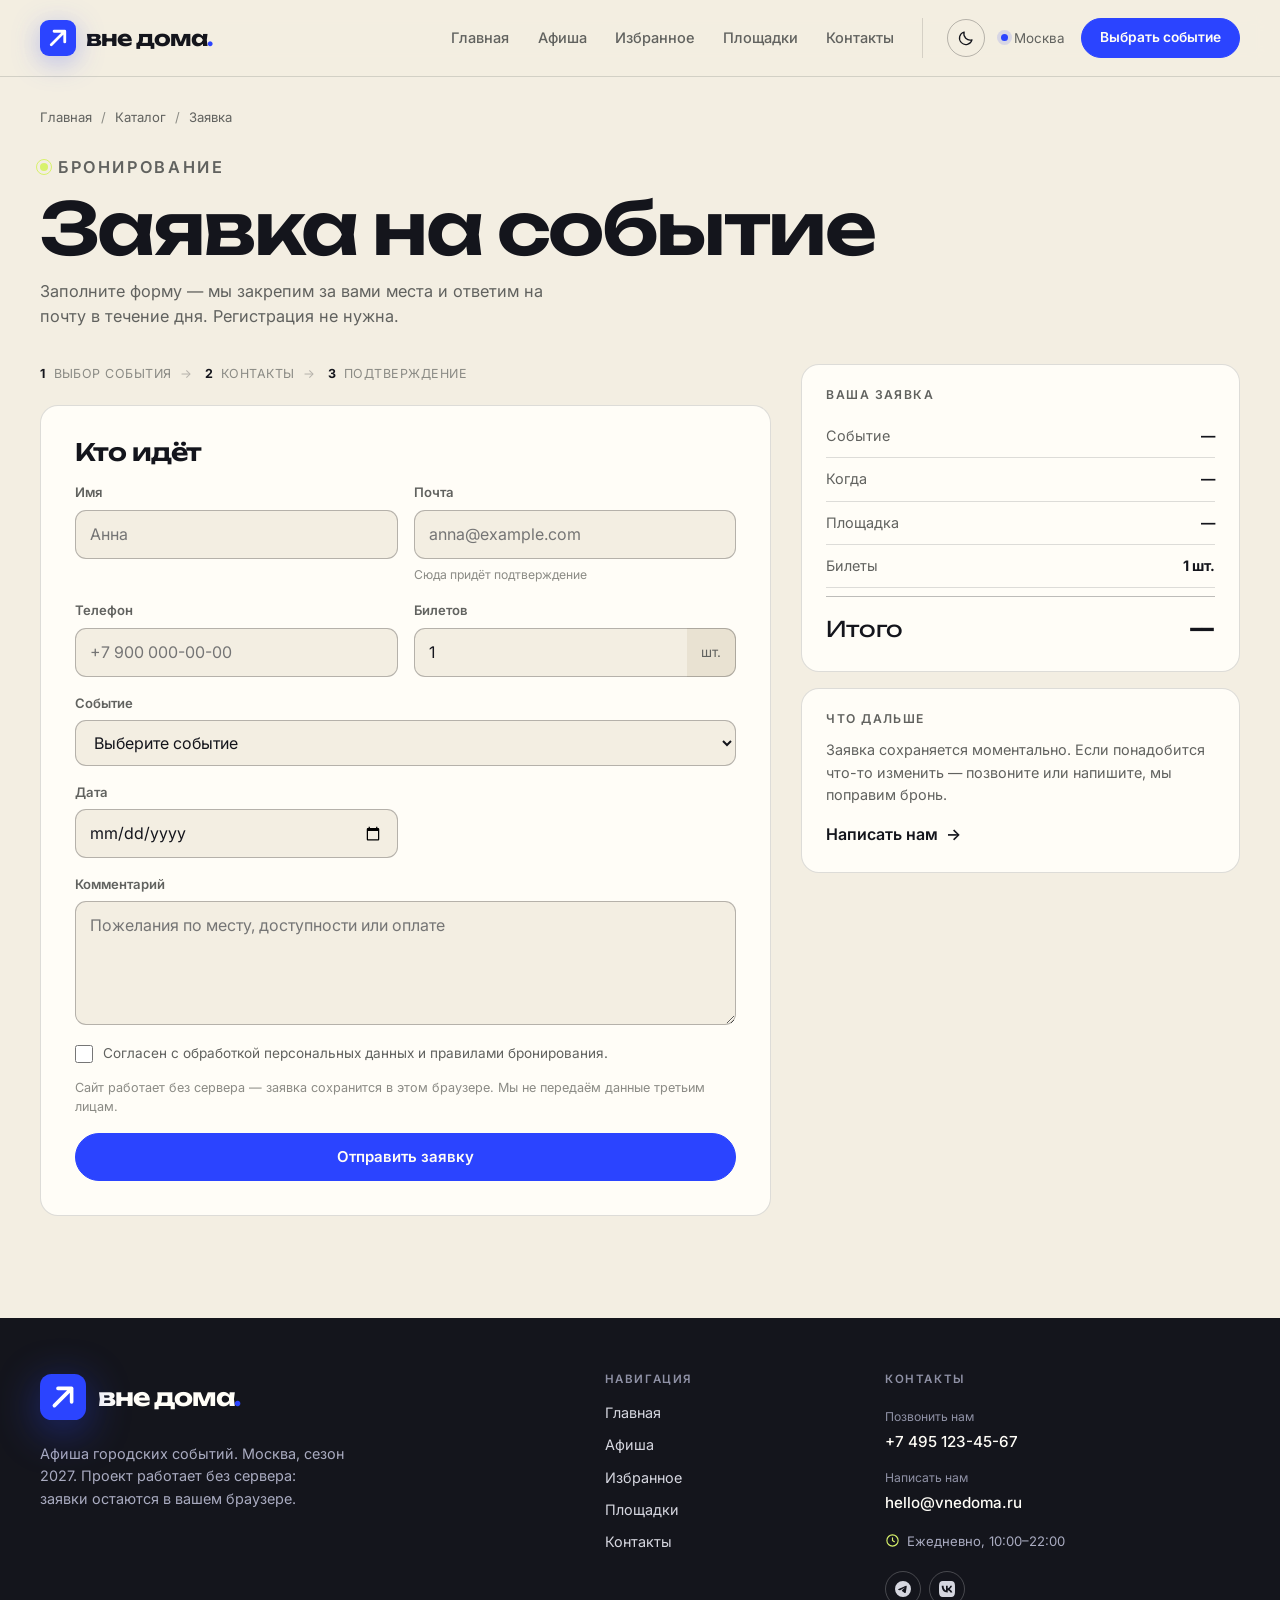
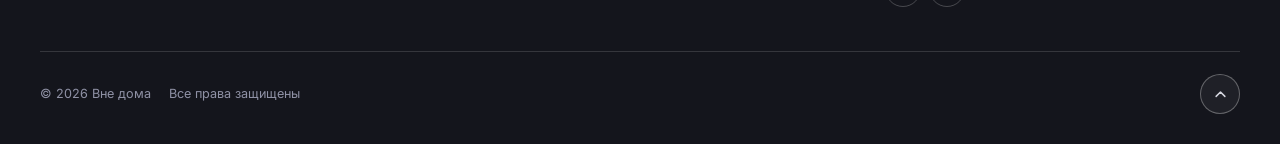
<file: order.html>
<!doctype html>
<html lang="ru">
  <head>
    <meta charset="utf-8" />
    <meta name="viewport" content="width=device-width, initial-scale=1" />
    <script>
      (() => {
        try {
          const raw = localStorage.getItem("vne-doma:theme");
          const saved = raw ? raw.replace(/^"|"$/g, "") : "";
          const theme =
            saved === "dark" || saved === "light"
              ? saved
              : window.matchMedia("(prefers-color-scheme: dark)").matches
                ? "dark"
                : "light";
          document.documentElement.dataset.theme = theme;
        } catch (_) {}
      })();
    </script>
    <title>Заявка на событие — «Вне дома»</title>
    <meta
      name="description"
      content="Оставьте заявку на событие афиши «Вне дома»: имя, контакты и количество билетов. Без регистрации и лишних шагов."
    />
    <meta name="theme-color" content="#14151c" />
    <meta property="og:type" content="website" />
    <meta property="og:title" content="Заявка на событие — «Вне дома»" />
    <meta
      property="og:description"
      content="Две минуты в форме — и место за вами."
    />
    <link rel="icon" href="images/icon.svg" type="image/svg+xml" />
    <link rel="preconnect" href="https://fonts.googleapis.com" />
    <link rel="preconnect" href="https://fonts.gstatic.com" crossorigin />
    <link
      rel="stylesheet"
      href="https://fonts.googleapis.com/css2?family=Inter:wght@400;500;600;700&family=Unbounded:wght@500;600;700&display=swap"
    />
    <link rel="stylesheet" href="vendor/bootstrap/css/bootstrap.min.css" />
    <link rel="stylesheet" href="css/custom.css?v=7" />
    <script src="js/events.js?v=7" defer></script>
    <script src="js/main.js?v=7" defer></script>
  </head>
  <body id="top">
    <a class="skip-link" href="#main">Перейти к содержимому</a>

    <header class="site-header">
      <div class="shell site-header__inner">
        <a class="brand brand--header" href="index.html" aria-label="Вне дома — на главную">
          <img class="brand__mark" src="images/icon.svg" width="36" height="36" alt="" />
          <span class="brand__word">вне дома<span class="brand__dot">.</span></span>
        </a>
        <nav class="site-nav" aria-label="Основное меню">
          <a class="site-nav__link" href="index.html">Главная</a>
          <a class="site-nav__link" href="catalog.html">Афиша</a>
          <a class="site-nav__link" href="favorites.html">Избранное<span class="site-nav__count" data-favorites-count hidden>0</span></a>
          <a class="site-nav__link" href="index.html#venues">Площадки</a>
          <a class="site-nav__link" href="contacts.html">Контакты</a>
        </nav>
        <div class="site-header__side">
          <button
            class="theme-toggle"
            type="button"
            data-theme-toggle
            aria-label="Включить тёмную тему"
            aria-pressed="false"
            title="Переключить тему"
          >
            <svg class="theme-toggle__moon" viewBox="0 0 24 24" fill="none" aria-hidden="true"><path d="M20 14.5A8.5 8.5 0 0 1 9.5 4a8.5 8.5 0 1 0 10.5 10.5Z" stroke="currentColor" stroke-width="1.7" stroke-linejoin="round" /></svg>
            <svg class="theme-toggle__sun" viewBox="0 0 24 24" fill="none" aria-hidden="true"><circle cx="12" cy="12" r="4" stroke="currentColor" stroke-width="1.7" /><path d="M12 2.5v2M12 19.5v2M2.5 12h2M19.5 12h2M5.3 5.3l1.4 1.4M17.3 17.3l1.4 1.4M18.7 5.3l-1.4 1.4M6.7 17.3l-1.4 1.4" stroke="currentColor" stroke-width="1.7" stroke-linecap="round" /></svg>
          </button>
          <span class="site-header__city">Москва</span>
          <a class="button button--small button--accent" href="catalog.html"
            >Выбрать событие</a
          >
        </div>
      </div>
    </header>

    <main id="main" tabindex="-1">
      <div class="shell page">
        <nav class="breadcrumbs" aria-label="Хлебные крошки">
          <ol>
            <li><a href="index.html">Главная</a></li>
            <li><a href="catalog.html">Каталог</a></li>
            <li aria-current="page">Заявка</li>
          </ol>
        </nav>

        <header class="page-heading">
          <p class="eyebrow"><span class="pulse"></span> Бронирование</p>
          <h1>Заявка на событие</h1>
          <p>
            Заполните форму — мы закрепим за вами места и ответим на почту в
            течение дня. Регистрация не нужна.
          </p>
        </header>

        <div class="order-layout">
          <div>
            <ol class="order-steps" aria-label="Этапы оформления">
              <li><b>1</b> Выбор события</li>
              <li><b>2</b> Контакты</li>
              <li><b>3</b> Подтверждение</li>
            </ol>

            <form class="form-panel" data-form="order" novalidate>
              <h2>Кто идёт</h2>
              <div class="form-grid">
                <div class="field">
                  <label for="order-name">Имя</label>
                  <input
                    class="field__input"
                    id="order-name"
                    name="name"
                    type="text"
                    autocomplete="given-name"
                    maxlength="80"
                    placeholder="Анна"
                    required
                  />
                </div>
                <div class="field">
                  <label for="order-email">Почта</label>
                  <input
                    class="field__input"
                    id="order-email"
                    name="email"
                    type="email"
                    autocomplete="email"
                    maxlength="120"
                    placeholder="anna@example.com"
                    required
                  />
                  <span class="field__hint">Сюда придёт подтверждение</span>
                </div>
                <div class="field">
                  <label for="order-phone">Телефон</label>
                  <input
                    class="field__input"
                    id="order-phone"
                    name="phone"
                    type="tel"
                    autocomplete="tel"
                    minlength="7"
                    maxlength="25"
                    pattern="[+\d ()-]+"
                    placeholder="+7 900 000-00-00"
                    required
                  />
                </div>
                <div class="field">
                  <label for="order-tickets">Билетов</label>
                  <div class="input-group">
                    <input
                      class="field__input"
                      id="order-tickets"
                      name="tickets"
                      type="number"
                      min="1"
                      max="8"
                      value="1"
                      required
                    /><span class="input-group__suffix">шт.</span>
                  </div>
                </div>
                <div class="field field--wide">
                  <label for="order-event">Событие</label>
                  <select class="field__input" id="order-event" name="event" required>
                    <option value="">Выберите событие</option>
                    <option value="blue-hour">Синий час · 13 марта</option>
                    <option value="between-lines">Между строк · 19 марта</option>
                    <option value="new-optics">Новая оптика · 20 марта</option>
                    <option value="clay">Форма из глины · 21 марта</option>
                    <option value="film">Кино после заката · 26 марта</option>
                    <option value="market">Городской маркет · 28 марта</option>
                  </select>
                </div>
                <div class="field">
                  <label for="order-date">Дата</label>
                  <input
                    class="field__input"
                    id="order-date"
                    name="date"
                    type="date"
                    required
                  />
                </div>
                <div class="field field--wide">
                  <label for="order-comment">Комментарий</label>
                  <textarea
                    class="field__input"
                    id="order-comment"
                    name="comment"
                    maxlength="600"
                    rows="4"
                    placeholder="Пожелания по месту, доступности или оплате"
                  ></textarea>
                </div>
              </div>

              <div class="consent">
                <input
                  class="consent__input"
                  type="checkbox"
                  id="order-consent"
                  name="consent"
                  required
                /><label class="consent__label" for="order-consent"
                  >Согласен с обработкой персональных данных и правилами
                  бронирования.</label
                >
              </div>
              <p class="request-form__note">
                Сайт работает без сервера — заявка сохранится в этом браузере.
                Мы не передаём данные третьим лицам.
              </p>
              <button class="button button--accent button--wide" type="submit" disabled>
                Отправить заявку
              </button>
              <p class="request-form__status" role="status" tabindex="-1" hidden></p>
            </form>
          </div>

          <aside class="order-aside" id="order-summary" aria-labelledby="summary-title">
            <div class="order-card">
              <h2 id="summary-title">Ваша заявка</h2>
              <div class="order-card__row">
                <span>Событие</span>
                <strong data-summary-event>—</strong>
              </div>
              <div class="order-card__row">
                <span>Когда</span>
                <strong data-summary-date>—</strong>
              </div>
              <div class="order-card__row">
                <span>Площадка</span>
                <strong data-summary-venue>—</strong>
              </div>
              <div class="order-card__row">
                <span>Билеты</span>
                <strong data-summary-tickets>1 шт.</strong>
              </div>
              <div class="order-card__total">
                <span>Итого</span>
                <strong data-summary-total>—</strong>
              </div>
            </div>
            <div class="order-card">
              <h2>Что дальше</h2>
              <p class="field__hint">
                Заявка сохраняется моментально. Если понадобится что-то
                изменить — позвоните или напишите, мы поправим бронь.
              </p>
              <div class="venues__links">
                <a class="link-arrow" href="contacts.html"
                  >Написать нам <span aria-hidden="true">→</span></a
                >
              </div>
            </div>
          </aside>
        </div>
      </div>
    </main>

    <footer class="site-footer">
      <div class="shell">
        <div class="site-footer__top">
          <div class="site-footer__brand">
            <a
              class="brand brand--footer"
              href="index.html"
              aria-label="Вне дома — на главную"
            >
              <img
                class="brand__mark"
                src="images/icon.svg"
                width="46"
                height="46"
                alt=""
              />
              <span class="brand__word"
                >вне дома<span class="brand__dot">.</span></span
              >
            </a>
            <p>
              Афиша городских событий. Москва, сезон 2027. Проект работает без
              сервера: заявки остаются в вашем браузере.
            </p>
          </div>
          <nav class="site-footer__col" aria-label="Навигация">
            <h2>Навигация</h2>
            <a href="index.html">Главная</a>
            <a href="catalog.html">Афиша</a>
            <a href="favorites.html">Избранное</a>
            <a href="index.html#venues">Площадки</a>
            <a href="contacts.html">Контакты</a>
          </nav>
          <div class="site-footer__col site-footer__contacts">
            <h2>Контакты</h2>
            <a class="footer-contact" href="tel:+74951234567">
              <span>Позвонить нам</span>
              <strong>+7 495 123-45-67</strong>
            </a>
            <a class="footer-contact" href="mailto:hello@vnedoma.ru">
              <span>Написать нам</span>
              <strong>hello@vnedoma.ru</strong>
            </a>
            <p class="footer-hours">
              <svg width="15" height="15" viewBox="0 0 24 24" fill="none" stroke="currentColor" stroke-width="1.8" stroke-linecap="round" stroke-linejoin="round" aria-hidden="true"><circle cx="12" cy="12" r="9" /><path d="M12 7.5V12l3 2" /></svg>
              <span>Ежедневно, 10:00–22:00</span>
            </p>
            <div class="footer-socials">
              <a
                href="https://t.me/vne_doma"
                target="_blank"
                rel="noopener"
                aria-label="Telegram «Вне дома»"
                title="Telegram"
              >
                <svg viewBox="0 0 24 24" aria-hidden="true"><path fill="currentColor" d="M11.944 0A12 12 0 0 0 0 12a12 12 0 0 0 12 12 12 12 0 0 0 12-12A12 12 0 0 0 12 0a12 12 0 0 0-.056 0zm4.962 7.224c.1-.002.321.023.465.14a.506.506 0 0 1 .171.325c.016.093.036.306.02.472-.18 1.898-.962 6.502-1.36 8.627-.168.9-.499 1.201-.82 1.23-.696.065-1.225-.46-1.9-.902-1.056-.693-1.653-1.124-2.678-1.8-1.185-.78-.417-1.21.258-1.91.177-.184 3.247-2.977 3.307-3.23.007-.032.014-.15-.056-.212s-.174-.041-.249-.024c-.106.024-1.793 1.14-5.061 3.345-.48.33-.913.49-1.302.48-.428-.008-1.252-.241-1.865-.44-.752-.245-1.349-.374-1.297-.789.027-.216.325-.437.893-.663 3.498-1.524 5.83-2.529 6.998-3.014 3.332-1.386 4.025-1.627 4.476-1.635z" /></svg>
              </a>
              <a
                href="https://vk.com/vne_doma"
                target="_blank"
                rel="noopener"
                aria-label="ВКонтакте «Вне дома»"
                title="ВКонтакте"
              >
                <svg viewBox="0 0 24 24" aria-hidden="true"><path fill="currentColor" d="m9.489.004.729-.003h3.564l.73.003.914.01.433.007.418.011.403.014.388.016.374.021.36.025.345.03.333.033c1.74.196 2.933.616 3.833 1.516.9.9 1.32 2.092 1.516 3.833l.034.333.029.346.025.36.02.373.025.588.012.41.013.644.009.915.004.98-.001 3.313-.003.73-.01.914-.007.433-.011.418-.014.403-.016.388-.021.374-.025.36-.03.345-.033.333c-.196 1.74-.616 2.933-1.516 3.833-.9.9-2.092 1.32-3.833 1.516l-.333.034-.346.029-.36.025-.373.02-.588.025-.41.012-.644.013-.915.009-.98.004-3.313-.001-.73-.003-.914-.01-.433-.007-.418-.011-.403-.014-.388-.016-.374-.021-.36-.025-.345-.03-.333-.033c-1.74-.196-2.933-.616-3.833-1.516-.9-.9-1.32-2.092-1.516-3.833l-.034-.333-.029-.346-.025-.36-.02-.373-.025-.588-.012-.41-.013-.644-.009-.915-.004-.98.001-3.313.003-.73.01-.914.007-.433.011-.418.014-.403.016-.388.021-.374.025-.36.03-.345.033-.333c.196-1.74.616-2.933 1.516-3.833.9-.9 2.092-1.32 3.833-1.516l.333-.034.346-.029.36-.025.373-.02.588-.025.41-.012.644-.013.915-.009ZM6.79 7.3H4.05c.13 6.24 3.25 9.99 8.72 9.99h.31v-3.57c2.01.2 3.53 1.67 4.14 3.57h2.84c-.78-2.84-2.83-4.41-4.11-5.01 1.28-.74 3.08-2.54 3.51-4.98h-2.58c-.56 1.98-2.22 3.78-3.8 3.95V7.3H10.5v6.92c-1.6-.4-3.62-2.34-3.71-6.92Z" /></svg>
              </a>
            </div>
          </div>
        </div>
        <div class="site-footer__bottom">
          <p class="site-footer__legal">
            <span>© 2026 Вне дома</span>
            <span>Все права защищены</span>
          </p>
          <a class="footer-up" href="#top" aria-label="Наверх" title="Наверх">
            <svg width="15" height="15" viewBox="0 0 24 24" fill="none" stroke="currentColor" stroke-width="2.4" stroke-linecap="round" stroke-linejoin="round" aria-hidden="true"><path d="m5 15 7-7 7 7" /></svg>
          </a>
        </div>
      </div>
    </footer>

    <a class="back-top" href="#top" aria-label="Наверх" title="Наверх"><svg width="18" height="18" viewBox="0 0 24 24" fill="none" stroke="currentColor" stroke-width="2.4" stroke-linecap="round" stroke-linejoin="round" aria-hidden="true"><path d="m5 15 7-7 7 7" /></svg></a>
  </body>
</html>
</file>
<file: css/custom.css>
@charset "UTF-8";

/* =========================================================
   «Вне дома» — афиша городских событий
   Единая тема: тёплая бумага, чернила, электрический синий.
   ========================================================= */

:root {
  --paper: #f3eee2;
  --paper-deep: #e9e2d2;
  --bg: #f3eee2;
  --surface: #fffdf7;
  --deep: #14151c;
  --white: #fffdf7;
  --ink: #14151c;
  --ink-soft: #22242f;
  --muted: #61625f;
  --muted-light: #8b8b85;
  --line: rgba(20, 21, 28, 0.14);
  --line-strong: rgba(20, 21, 28, 0.28);
  --accent: #2b44ff;
  --accent-ink: #1a2ab0;
  --accent-soft: #e5e8ff;
  --lime: #d8f26b;
  --orange: #ff5b33;
  --radius: 18px;
  --radius-lg: 28px;
  --shadow: 0 18px 40px -24px rgba(20, 21, 28, 0.45);
  --shadow-soft: 0 10px 30px -20px rgba(20, 21, 28, 0.4);
  --shell: 1280px;
  --font-body: "Inter", "Helvetica Neue", Arial, sans-serif;
  --font-display: "Unbounded", "Inter", Arial, sans-serif;
  --ease: cubic-bezier(0.22, 1, 0.36, 1);
}

*,
*::before,
*::after {
  box-sizing: border-box;
}

html {
  scroll-behavior: smooth;
  scroll-padding-top: 96px;
  -webkit-text-size-adjust: 100%;
}

body {
  margin: 0;
  background: var(--bg);
  color: var(--ink);
  font: 400 16px/1.55 var(--font-body);
  -webkit-font-smoothing: antialiased;
  text-rendering: optimizeLegibility;
}

h1,
h2,
h3,
h4,
p,
figure,
dl,
dd {
  margin: 0;
}

h1,
h2,
h3,
h4 {
  font-family: var(--font-display);
  font-weight: 600;
  line-height: 1.02;
  letter-spacing: -0.035em;
  text-wrap: balance;
}

a {
  color: inherit;
  text-decoration: none;
}

img {
  display: block;
  max-width: 100%;
  height: auto;
}

button,
input,
textarea,
select {
  font: inherit;
  color: inherit;
}

button,
select,
summary {
  cursor: pointer;
}

ul,
ol {
  margin: 0;
  padding: 0;
  list-style: none;
}

[hidden] {
  display: none !important;
}

::selection {
  background: var(--accent);
  color: #fff;
}

:focus-visible {
  outline: 3px solid var(--accent);
  outline-offset: 3px;
  border-radius: 4px;
}

:disabled {
  cursor: not-allowed;
  opacity: 0.55;
}

.shell {
  width: min(var(--shell), calc(100% - 80px));
  margin-inline: auto;
}

.skip-link {
  position: fixed;
  z-index: 1200;
  top: 12px;
  left: 12px;
  padding: 10px 16px;
  border-radius: 10px;
  background: var(--surface);
  box-shadow: var(--shadow);
  transform: translateY(-160%);
  transition: transform 0.2s var(--ease);
}

.skip-link:focus {
  transform: translateY(0);
}

.visually-hidden {
  position: absolute;
  width: 1px;
  height: 1px;
  overflow: hidden;
  clip-path: inset(50%);
  white-space: nowrap;
}

/* ---------- Кнопки и ссылки ---------- */

.button {
  display: inline-flex;
  align-items: center;
  justify-content: center;
  gap: 10px;
  min-height: 48px;
  padding: 13px 24px;
  border: 1px solid var(--deep);
  border-radius: 999px;
  background: var(--deep);
  color: var(--white);
  font-weight: 600;
  font-size: 0.94rem;
  line-height: 1;
  transition:
    background-color 0.2s var(--ease),
    border-color 0.2s var(--ease),
    color 0.2s var(--ease),
    transform 0.2s var(--ease);
}

.button:hover {
  background: var(--accent);
  border-color: var(--accent);
  transform: translateY(-1px);
}

.button:active {
  transform: translateY(0);
}

.button--accent {
  background: var(--accent);
  border-color: var(--accent);
}

.button--accent:hover {
  background: var(--accent-ink);
  border-color: var(--accent-ink);
}

.button--ghost {
  background: transparent;
  color: var(--ink);
}

.button--ghost:hover {
  background: var(--deep);
  color: var(--white);
}

.button--light {
  background: var(--surface);
  border-color: var(--white);
  color: var(--ink);
}

.button--light:hover {
  background: var(--accent);
  border-color: var(--accent);
  color: #fff;
}

.button--small {
  min-height: 40px;
  padding: 9px 18px;
  font-size: 0.86rem;
}

.button--wide {
  width: 100%;
}

.link-arrow {
  display: inline-flex;
  align-items: center;
  gap: 8px;
  font-weight: 600;
  border-bottom: 1px solid transparent;
  transition: border-color 0.2s var(--ease);
}

.link-arrow:hover {
  border-color: currentColor;
}

.link-arrow svg {
  transition: transform 0.25s var(--ease);
}

.link-arrow:hover svg {
  transform: translate(3px, -3px);
}

.icon {
  flex: 0 0 auto;
  width: 1em;
  height: 1em;
}

/* ---------- Шапка ---------- */

.site-header {
  position: sticky;
  top: 0;
  z-index: 100;
  background: color-mix(in srgb, var(--paper) 88%, transparent);
  border-bottom: 1px solid var(--line);
  backdrop-filter: saturate(180%) blur(14px);
  -webkit-backdrop-filter: saturate(180%) blur(14px);
  transition: box-shadow 0.25s var(--ease);
}

.site-header.is-scrolled {
  box-shadow: 0 10px 30px -22px rgba(20, 21, 28, 0.6);
}

.site-header__inner {
  display: flex;
  align-items: center;
  gap: 28px;
  min-height: 76px;
}

.brand {
  display: inline-flex;
  align-items: baseline;
  gap: 2px;
  font-family: var(--font-display);
  font-size: 1.32rem;
  font-weight: 700;
  letter-spacing: -0.05em;
  white-space: nowrap;
}

.brand--header {
  align-items: center;
  gap: 10px;
}

.brand--header .brand__mark {
  width: 36px;
  height: 36px;
  filter: drop-shadow(0 6px 14px rgba(43, 68, 255, 0.32));
}

.brand--header:hover .brand__mark {
  transform: rotate(-6deg) scale(1.04);
}

.brand__dot {
  color: var(--accent);
}

.site-nav {
  display: flex;
  align-items: center;
  gap: clamp(14px, 2.2vw, 30px);
  margin-left: auto;
}

.site-nav__link {
  position: relative;
  padding: 6px 0;
  color: var(--muted);
  font-size: 0.91rem;
  font-weight: 500;
  white-space: nowrap;
  transition: color 0.18s var(--ease);
}

.site-nav__link::after {
  content: "";
  position: absolute;
  left: 0;
  right: 0;
  bottom: 0;
  height: 1.5px;
  background: var(--accent);
  transform: scaleX(0);
  transform-origin: left;
  transition: transform 0.25s var(--ease);
}

.site-nav__link:hover,
.site-nav__link[aria-current] {
  color: var(--ink);
}

.site-nav__link:hover::after,
.site-nav__link[aria-current]::after {
  transform: scaleX(1);
}

.site-header__side {
  display: flex;
  align-items: center;
  gap: 16px;
  padding-left: 24px;
  border-left: 1px solid var(--line);
}

.site-header__side .button {
  flex-shrink: 0;
  white-space: nowrap;
}

.site-header__city {
  display: inline-flex;
  align-items: center;
  gap: 6px;
  color: var(--muted);
  font-size: 0.84rem;
  white-space: nowrap;
}

.site-header__city::before {
  content: "";
  width: 7px;
  height: 7px;
  border-radius: 50%;
  background: var(--accent);
  box-shadow: 0 0 0 4px rgba(43, 68, 255, 0.14);
}

/* ---------- Hero ---------- */

.hero {
  position: relative;
  overflow: hidden;
  background: var(--deep);
  color: var(--white);
}

.hero::before {
  content: "";
  position: absolute;
  top: -20%;
  left: -10%;
  width: 60%;
  aspect-ratio: 1;
  border-radius: 50%;
  background: radial-gradient(
    circle,
    rgba(43, 68, 255, 0.55) 0%,
    rgba(43, 68, 255, 0) 65%
  );
  pointer-events: none;
}

.hero__inner {
  position: relative;
  display: grid;
  grid-template-columns: 1.04fr 0.96fr;
  align-items: center;
  gap: clamp(32px, 5vw, 72px);
  padding-block: clamp(52px, 7vw, 96px);
}

.eyebrow {
  display: inline-flex;
  align-items: center;
  gap: 10px;
  color: var(--muted);
  font-size: 0.74rem;
  font-weight: 600;
  letter-spacing: 0.16em;
  text-transform: uppercase;
}

.hero .eyebrow {
  color: #a9abc0;
}

.pulse {
  position: relative;
  width: 8px;
  height: 8px;
  border-radius: 50%;
  background: var(--lime);
}

.pulse::after {
  content: "";
  position: absolute;
  inset: -4px;
  border-radius: 50%;
  border: 1px solid var(--lime);
  animation: pulse 2.4s ease-out infinite;
}

@keyframes pulse {
  0% {
    transform: scale(0.6);
    opacity: 0.9;
  }
  70%,
  100% {
    transform: scale(1.8);
    opacity: 0;
  }
}

.hero h1 {
  margin: 22px 0 20px;
  max-width: 12ch;
  font-size: clamp(3rem, 6.6vw, 6.1rem);
  font-weight: 600;
  line-height: 0.94;
  letter-spacing: -0.06em;
}

.hero h1 em {
  font-style: normal;
  color: var(--accent);
  background: linear-gradient(90deg, #8e9bff, #2b44ff);
  -webkit-background-clip: text;
  background-clip: text;
  -webkit-text-fill-color: transparent;
}

.hero__lead {
  max-width: 46ch;
  color: #c9cad6;
  font-size: clamp(1rem, 1.35vw, 1.15rem);
}

.hero__actions {
  display: flex;
  flex-wrap: wrap;
  align-items: center;
  gap: 14px 22px;
  margin-top: 32px;
}

.hero__stats {
  display: flex;
  flex-wrap: wrap;
  gap: 0;
  margin-top: 44px;
  border-top: 1px solid rgba(255, 255, 255, 0.16);
}

.hero__stat {
  padding: 18px 28px 0 0;
}

.hero__stat + .hero__stat {
  padding-left: 28px;
  border-left: 1px solid rgba(255, 255, 255, 0.16);
}

.hero__stat b {
  display: block;
  font-family: var(--font-display);
  font-size: 1.5rem;
  font-weight: 600;
  letter-spacing: -0.04em;
}

.hero__stat span {
  color: #a9abc0;
  font-size: 0.8rem;
}

.hero__poster {
  position: relative;
  margin: 0;
}

.hero__poster-img {
  position: relative;
  aspect-ratio: 4 / 3.4;
  overflow: hidden;
  border-radius: var(--radius-lg);
  background: #262838;
}

.hero__poster-img img {
  width: 100%;
  height: 100%;
  object-fit: cover;
  transition: transform 0.8s var(--ease);
}

.hero__poster:hover .hero__poster-img img {
  transform: scale(1.04);
}

.hero__poster-img::after {
  content: "";
  position: absolute;
  inset: 0;
  background: linear-gradient(180deg, transparent 45%, rgba(10, 11, 18, 0.8));
}

.hero__poster-label {
  position: absolute;
  z-index: 2;
  right: 22px;
  top: 22px;
  padding: 8px 14px;
  border: 1px solid rgba(255, 255, 255, 0.35);
  border-radius: 999px;
  background: rgba(20, 21, 28, 0.45);
  backdrop-filter: blur(8px);
  font-size: 0.72rem;
  font-weight: 600;
  letter-spacing: 0.1em;
  text-transform: uppercase;
}

.hero__next {
  position: absolute;
  z-index: 3;
  left: -26px;
  bottom: -26px;
  display: grid;
  gap: 6px;
  width: min(290px, 78%);
  padding: 18px 20px;
  border-radius: 16px;
  background: var(--surface);
  color: var(--ink);
  box-shadow: var(--shadow);
  transition: transform 0.3s var(--ease);
}

.hero__next:hover {
  transform: translateY(-4px);
}

.hero__next-top {
  display: flex;
  align-items: center;
  justify-content: space-between;
  gap: 8px;
  color: var(--accent-ink);
  font-size: 0.68rem;
  font-weight: 700;
  letter-spacing: 0.12em;
  text-transform: uppercase;
}

.hero__next h2 {
  font-family: var(--font-body);
  font-size: 1.18rem;
  font-weight: 700;
  letter-spacing: -0.02em;
}

.hero__next p {
  color: var(--muted);
  font-size: 0.84rem;
}

/* Бегущая строка */

.ticker {
  position: relative;
  z-index: 2;
  display: flex;
  overflow: hidden;
  background: var(--accent);
  color: #fff;
  border-top: 1px solid rgba(255, 255, 255, 0.18);
}

.ticker__track {
  display: flex;
  flex: 0 0 auto;
  align-items: center;
  gap: 44px;
  padding: 13px 22px;
  animation: marquee 46s linear infinite;
  white-space: nowrap;
}

.ticker:hover .ticker__track {
  animation-play-state: paused;
}

.ticker__item {
  display: inline-flex;
  align-items: center;
  gap: 12px;
  font-size: 0.79rem;
  font-weight: 600;
  letter-spacing: 0.1em;
  text-transform: uppercase;
}

.ticker__item::before {
  content: "";
  width: 6px;
  height: 6px;
  border-radius: 50%;
  background: var(--lime);
}

@keyframes marquee {
  from {
    transform: translateX(0);
  }
  to {
    transform: translateX(-50%);
  }
}

/* ---------- Секции ---------- */

.section {
  padding-top: clamp(52px, 7vw, 92px);
}

.section--flush {
  padding-top: 0;
}

.section__head {
  display: flex;
  flex-wrap: wrap;
  align-items: end;
  justify-content: space-between;
  gap: 16px;
  margin-bottom: 30px;
}

.section__head h2 {
  margin-top: 12px;
  font-size: clamp(2rem, 4.2vw, 3.4rem);
}

.section__head p {
  max-width: 46ch;
  color: var(--muted);
}

.section__index {
  color: var(--muted-light);
  font-family: var(--font-display);
  font-size: 0.8rem;
  letter-spacing: 0.1em;
}

/* ---------- Жанры ---------- */

.genres {
  display: flex;
  flex-wrap: wrap;
  align-items: center;
  gap: 12px;
  padding-block: 26px;
  border-bottom: 1px solid var(--line);
}

.genres__label {
  color: var(--muted);
  font-size: 0.78rem;
  letter-spacing: 0.14em;
  text-transform: uppercase;
}

.genre {
  display: inline-flex;
  align-items: center;
  gap: 8px;
  padding: 8px 16px;
  border: 1px solid var(--line-strong);
  border-radius: 999px;
  background: transparent;
  font-size: 0.87rem;
  font-weight: 500;
  transition:
    background-color 0.2s var(--ease),
    color 0.2s var(--ease),
    border-color 0.2s var(--ease);
}

.genre:hover {
  background: var(--deep);
  border-color: var(--deep);
  color: var(--white);
}

.genre span {
  color: var(--muted-light);
  font-size: 0.75rem;
}

.genre:hover span {
  color: #a9abc0;
}

/* ---------- Карточки событий ---------- */

.card-grid {
  display: grid;
  grid-template-columns: repeat(3, minmax(0, 1fr));
  gap: 22px;
}

.card-grid--two {
  grid-template-columns: repeat(2, minmax(0, 1fr));
}

.event-card {
  position: relative;
  display: flex;
  flex-direction: column;
  height: 100%;
  overflow: hidden;
  border: 1px solid var(--line);
  border-radius: var(--radius);
  background: var(--surface);
  transition:
    transform 0.35s var(--ease),
    box-shadow 0.35s var(--ease),
    border-color 0.35s var(--ease);
}

.event-card:hover {
  transform: translateY(-5px);
  border-color: transparent;
  box-shadow: var(--shadow);
}

.event-card__cover {
  position: relative;
  display: block;
  overflow: hidden;
  background: var(--paper-deep);
}

.event-card__cover img {
  width: 100%;
  aspect-ratio: 1.6;
  object-fit: cover;
  transition: transform 0.7s var(--ease);
}

.event-card:hover .event-card__cover img {
  transform: scale(1.05);
}

.event-card__tag {
  position: absolute;
  z-index: 2;
  top: 12px;
  left: 12px;
  padding: 6px 11px;
  border-radius: 999px;
  background: var(--lime);
  color: #14151c;
  font-size: 0.68rem;
  font-weight: 700;
  letter-spacing: 0.08em;
  text-transform: uppercase;
}

.event-card__tag--hit {
  background: var(--orange);
  color: #fff;
}

.event-card__body {
  display: flex;
  flex: 1;
  flex-direction: column;
  gap: 9px;
  padding: 18px 20px 20px;
}

.event-card__meta {
  display: flex;
  flex-wrap: wrap;
  align-items: center;
  gap: 7px;
  color: var(--accent-ink);
  font-size: 0.75rem;
  font-weight: 600;
  letter-spacing: 0.06em;
  text-transform: uppercase;
}

.event-card__meta span {
  color: var(--muted-light);
}

.event-card__title {
  font-family: var(--font-body);
  font-size: clamp(1.2rem, 1.7vw, 1.4rem);
  font-weight: 700;
  letter-spacing: -0.03em;
  line-height: 1.15;
}

.event-card__title a {
  background-image: linear-gradient(currentColor, currentColor);
  background-size: 0 1.5px;
  background-position: 0 100%;
  background-repeat: no-repeat;
  transition: background-size 0.3s var(--ease);
}

.event-card__title a:hover {
  background-size: 100% 1.5px;
}

.event-card__venue {
  display: flex;
  flex-wrap: wrap;
  align-items: baseline;
  gap: 6px;
  color: var(--muted);
  font-size: 0.88rem;
}

.event-card__map {
  color: var(--accent-ink);
  font-size: 0.8rem;
  border-bottom: 1px solid currentColor;
}

.event-card__map:hover {
  color: var(--accent);
}

.event-card__actions {
  display: flex;
  align-items: center;
  justify-content: space-between;
  gap: 10px;
  margin-top: auto;
  padding-top: 14px;
  border-top: 1px solid var(--line);
}

.event-card__price {
  font-size: 0.95rem;
  font-weight: 700;
}

.event-card__cta {
  display: inline-flex;
  align-items: center;
  gap: 7px;
  font-size: 0.85rem;
  font-weight: 600;
  color: var(--ink);
}

.event-card__cta svg {
  width: 13px;
  height: 13px;
  transition: transform 0.25s var(--ease);
}

.event-card__cta:hover svg {
  transform: translate(3px, -3px);
}

.empty-state {
  grid-column: 1 / -1;
  padding: 34px;
  border: 1px dashed var(--line-strong);
  border-radius: var(--radius);
  background: var(--surface);
  color: var(--muted);
  text-align: center;
}

/* ---------- Площадки + карта ---------- */

.venues {
  display: grid;
  grid-template-columns: minmax(0, 0.85fr) minmax(0, 1.15fr);
  gap: 26px;
  align-items: stretch;
}

.venues__list {
  display: grid;
  gap: 8px;
  align-content: start;
}

.venue-tab {
  display: grid;
  gap: 4px;
  width: 100%;
  padding: 15px 18px;
  border: 1px solid var(--line);
  border-radius: 14px;
  background: var(--surface);
  color: var(--ink);
  text-align: left;
  transition:
    background-color 0.2s var(--ease),
    border-color 0.2s var(--ease),
    color 0.2s var(--ease);
}

.venue-tab:hover {
  border-color: var(--deep);
}

.venue-tab[aria-selected="true"] {
  background: var(--deep);
  border-color: var(--deep);
  color: var(--white);
}

.venue-tab__top {
  display: flex;
  align-items: center;
  justify-content: space-between;
  gap: 12px;
}

.venue-tab strong {
  font-size: 0.98rem;
  font-weight: 600;
}

.venue-tab__cat {
  font-size: 0.68rem;
  letter-spacing: 0.1em;
  text-transform: uppercase;
  color: var(--muted-light);
}

.venue-tab[aria-selected="true"] .venue-tab__cat {
  color: #a9abc0;
}

.venue-tab small {
  color: var(--muted);
  font-size: 0.82rem;
}

.venue-tab[aria-selected="true"] small {
  color: #c9cad6;
}

.venues__map {
  position: relative;
  min-height: 420px;
  overflow: hidden;
  border: 1px solid var(--line);
  border-radius: var(--radius);
  background: var(--paper-deep);
}

.venues__map iframe {
  width: 100%;
  height: 100%;
  min-height: 420px;
  border: 0;
}

.venues__links {
  display: flex;
  flex-wrap: wrap;
  gap: 10px 20px;
  margin-top: 16px;
}

/* ---------- Как это работает ---------- */

.steps {
  display: grid;
  grid-template-columns: repeat(3, minmax(0, 1fr));
  gap: 0;
  border-top: 1px solid var(--line);
}

.step {
  padding: 28px 32px 0 0;
}

.step + .step {
  padding-left: 32px;
  border-left: 1px solid var(--line);
}

.step__num {
  display: block;
  margin-bottom: 18px;
  color: var(--accent-ink);
  font-family: var(--font-display);
  font-size: 0.85rem;
  letter-spacing: 0.1em;
}

.step h3 {
  font-family: var(--font-body);
  font-size: 1.15rem;
  font-weight: 700;
  letter-spacing: -0.02em;
  margin-bottom: 8px;
}

.step p {
  color: var(--muted);
  font-size: 0.93rem;
}

/* ---------- Подписка ---------- */

.subscribe {
  position: relative;
  overflow: hidden;
  margin-top: clamp(52px, 7vw, 92px);
  padding: clamp(28px, 5vw, 60px);
  border-radius: var(--radius-lg);
  background: var(--deep);
  color: var(--white);
}

.subscribe::after {
  content: "";
  position: absolute;
  right: -10%;
  bottom: -60%;
  width: 46%;
  aspect-ratio: 1;
  border-radius: 50%;
  background: radial-gradient(
    circle,
    rgba(43, 68, 255, 0.65),
    transparent 68%
  );
  pointer-events: none;
}

.subscribe__inner {
  position: relative;
  z-index: 1;
  display: grid;
  grid-template-columns: minmax(0, 1fr) minmax(0, 0.9fr);
  align-items: center;
  gap: 28px;
}

.subscribe h2 {
  font-size: clamp(1.8rem, 3.4vw, 2.8rem);
}

.subscribe p {
  margin-top: 12px;
  max-width: 42ch;
  color: #c9cad6;
}

.subscribe__form {
  display: flex;
  gap: 8px;
  padding: 6px;
  border: 1px solid rgba(255, 255, 255, 0.22);
  border-radius: 999px;
  background: rgba(255, 255, 255, 0.06);
}

.subscribe__form input {
  flex: 1;
  min-width: 0;
  padding: 10px 18px;
  border: 0;
  background: transparent;
  color: var(--white);
}

.subscribe__form input::placeholder {
  color: #9a9cb0;
}

.subscribe__form input:focus {
  outline: none;
}

.subscribe__status {
  margin-top: 12px;
  color: var(--lime);
  font-size: 0.86rem;
}

/* ---------- Подвал ---------- */


.site-footer {
  margin-top: clamp(64px, 8vw, 110px);
  padding: 56px 0 30px;
  background: var(--deep);
  color: var(--white);
}

.site-footer__top {
  display: grid;
  grid-template-columns: minmax(0, 1.5fr) minmax(0, 0.7fr) minmax(0, 1fr);
  gap: 32px;
  padding-bottom: 44px;
  border-bottom: 1px solid rgba(255, 255, 255, 0.14);
}

.site-footer__brand p {
  margin-top: 16px;
  max-width: 34ch;
  color: #a9abc0;
  font-size: 0.9rem;
}

.site-footer__brand .brand {
  align-items: center;
  gap: 12px;
  font-size: 1.5rem;
}

.brand__mark {
  flex: none;
  width: 46px;
  height: 46px;
  filter: drop-shadow(0 10px 22px rgba(43, 68, 255, 0.45));
  transition: transform 0.28s var(--ease), filter 0.28s var(--ease);
}

.brand--footer:hover .brand__mark {
  filter: drop-shadow(0 10px 26px rgba(43, 68, 255, 0.7));
  transform: rotate(-6deg) scale(1.04);
}

.brand__word {
  display: inline-block;
}

.site-footer__col {
  display: grid;
  align-content: start;
  gap: 10px;
}

.site-footer__col h2 {
  margin-bottom: 6px;
  color: #8f91a5;
  font-family: var(--font-body);
  font-size: 0.72rem;
  font-weight: 600;
  letter-spacing: 0.14em;
  text-transform: uppercase;
}

.site-footer__col a {
  justify-self: start;
  color: #d6d7e0;
  font-size: 0.9rem;
  transition: color 0.18s var(--ease);
}

.site-footer__col a:hover {
  color: var(--white);
  text-decoration: underline;
  text-underline-offset: 3px;
}

.site-footer__legal {
  display: flex;
  flex-wrap: wrap;
  gap: 4px 18px;
}

.site-footer__contacts {
  gap: 16px;
}

.footer-contact {
  display: grid;
  gap: 3px;
  justify-self: start;
}

.footer-contact span {
  color: #8f91a5;
  font-size: 0.76rem;
}

.footer-contact strong {
  color: var(--white);
  font-size: 0.95rem;
  font-weight: 500;
  overflow-wrap: anywhere;
  transition: color 0.2s var(--ease);
}

.footer-contact:hover {
  text-decoration: none;
}

.footer-contact:hover strong {
  color: var(--lime);
}

.footer-hours {
  display: flex;
  align-items: center;
  gap: 7px;
  color: #a9abc0;
  font-size: 0.82rem;
}

.footer-hours svg {
  flex: none;
  color: var(--lime);
}

.footer-socials {
  display: flex;
  gap: 8px;
  margin-top: 4px;
}

.footer-socials a {
  display: grid;
  place-items: center;
  width: 36px;
  height: 36px;
  border: 1px solid rgba(255, 255, 255, 0.22);
  border-radius: 50%;
  color: #d6d7e0;
  transition:
    background-color 0.2s var(--ease),
    border-color 0.2s var(--ease),
    color 0.2s var(--ease),
    transform 0.2s var(--ease);
}

.footer-socials a:hover {
  border-color: var(--white);
  background: var(--white);
  color: #14151c;
  transform: translateY(-2px);
}

.footer-socials svg {
  width: 16px;
  height: 16px;
}

.site-footer__bottom {
  display: flex;
  flex-wrap: wrap;
  align-items: center;
  justify-content: space-between;
  gap: 12px;
  padding-top: 22px;
  color: #8f91a5;
  font-size: 0.79rem;
}

.site-footer__bottom a {
  color: #d6d7e0;
}

.site-footer__bottom a:hover {
  color: var(--white);
}

.footer-up {
  display: grid;
  place-items: center;
  width: 40px;
  height: 40px;
  border: 1px solid rgba(255, 255, 255, 0.3);
  border-radius: 50%;
  background: rgba(255, 255, 255, 0.05);
  color: #e9eaf1;
  transition:
    background-color 0.2s var(--ease),
    border-color 0.2s var(--ease),
    color 0.2s var(--ease),
    transform 0.2s var(--ease);
}

.footer-up:hover,
.footer-up:focus-visible {
  border-color: var(--lime);
  background: var(--lime);
  color: var(--ink);
  transform: translateY(-2px);
}

.footer-up svg {
  display: block;
  transition: transform 0.3s var(--ease);
}

.footer-up:hover svg {
  transform: translateY(-2px);
}

@media (max-width: 640px) {
  .brand--header {
    gap: 8px;
    font-size: 1.12rem;
  }

  .brand--header .brand__mark {
    width: 32px;
    height: 32px;
  }

  .site-footer__bottom {
    justify-content: flex-start;
  }

  .footer-up {
    margin-left: auto;
  }
}

/* ---------- Хлебные крошки ---------- */

.page {
  padding-top: 30px;
}

.breadcrumbs {
  margin-bottom: 26px;
  color: var(--muted);
  font-size: 0.82rem;
}

.breadcrumbs ol {
  display: flex;
  flex-wrap: wrap;
  gap: 9px;
}

.breadcrumbs li + li::before {
  content: "/";
  margin-right: 9px;
  color: var(--muted-light);
}

.breadcrumbs a:hover {
  color: var(--ink);
  text-decoration: underline;
  text-underline-offset: 3px;
}

.page-heading {
  margin-bottom: 34px;
}

.page-heading h1 {
  margin: 12px 0 14px;
  font-size: clamp(2.5rem, 5.6vw, 4.6rem);
}

.page-heading p {
  max-width: 52ch;
  color: var(--muted);
  font-size: 1.02rem;
}

/* ---------- Каталог ---------- */

.catalog-layout {
  display: grid;
  grid-template-columns: 262px minmax(0, 1fr);
  gap: 30px;
  align-items: start;
}

.filters {
  position: sticky;
  top: 100px;
}

.filters__form {
  display: grid;
  gap: 16px;
  padding: 22px;
  border: 1px solid var(--line);
  border-radius: var(--radius);
  background: var(--surface);
}

.filters__form h2 {
  font-family: var(--font-body);
  font-size: 1.02rem;
  font-weight: 700;
  letter-spacing: -0.01em;
}

.filters__form .field label {
  font-size: 0.78rem;
  color: var(--muted);
  letter-spacing: 0.02em;
}

.results-bar {
  display: flex;
  flex-wrap: wrap;
  align-items: center;
  justify-content: space-between;
  gap: 10px;
  margin-bottom: 18px;
}

.results-bar h2 {
  font-family: var(--font-body);
  font-size: 1.05rem;
  font-weight: 700;
  letter-spacing: -0.01em;
}

.results-bar p {
  color: var(--muted);
  font-size: 0.86rem;
}

.chips {
  display: flex;
  flex-wrap: wrap;
  gap: 8px;
  margin-bottom: 20px;
}

.chip {
  padding: 7px 14px;
  border: 1px solid var(--line-strong);
  border-radius: 999px;
  background: transparent;
  font-size: 0.84rem;
  transition:
    background-color 0.2s var(--ease),
    color 0.2s var(--ease),
    border-color 0.2s var(--ease);
}

.chip:hover {
  border-color: var(--deep);
}

.chip[aria-pressed="true"] {
  background: var(--deep);
  border-color: var(--deep);
  color: var(--white);
}

/* ---------- Формы ---------- */

.form-panel {
  padding: clamp(22px, 3vw, 34px);
  border: 1px solid var(--line);
  border-radius: var(--radius);
  background: var(--surface);
}

.form-panel h2 {
  font-size: 1.5rem;
  margin-bottom: 18px;
}

.form-grid {
  display: grid;
  grid-template-columns: repeat(2, minmax(0, 1fr));
  gap: 16px;
  align-items: start;
}

.field {
  display: grid;
  gap: 7px;
  min-width: 0;
}

.field--wide {
  grid-column: 1 / -1;
}

.field label,
.field__label {
  font-size: 0.82rem;
  font-weight: 600;
  color: var(--muted);
}

.field__input {
  width: 100%;
  min-height: 46px;
  padding: 11px 14px;
  border: 1px solid var(--line-strong);
  border-radius: 11px;
  background: var(--bg);
  color: var(--ink);
  transition:
    border-color 0.18s var(--ease),
    box-shadow 0.18s var(--ease),
    background-color 0.18s var(--ease);
}

.field__input:hover {
  border-color: var(--deep);
}

.field__input:focus {
  outline: none;
  border-color: var(--accent);
  background: var(--surface);
  box-shadow: 0 0 0 4px rgba(43, 68, 255, 0.14);
}

textarea.field__input {
  resize: vertical;
  min-height: 96px;
}

.field__hint {
  color: var(--muted-light);
  font-size: 0.76rem;
}

.input-group {
  display: flex;
}

.input-group .field__input {
  border-radius: 11px 0 0 11px;
}

.input-group__suffix {
  display: grid;
  place-items: center;
  padding: 0 14px;
  border: 1px solid var(--line-strong);
  border-left: 0;
  border-radius: 0 11px 11px 0;
  background: var(--paper-deep);
  color: var(--muted);
  font-size: 0.84rem;
}

.consent {
  display: flex;
  align-items: start;
  gap: 10px;
  margin-top: 18px;
  font-size: 0.85rem;
  color: var(--muted);
}

.consent input {
  flex: 0 0 auto;
  width: 18px;
  height: 18px;
  margin-top: 2px;
  accent-color: var(--accent);
}

.consent a {
  color: var(--ink);
  text-decoration: underline;
  text-underline-offset: 3px;
}

.request-form__note {
  margin: 14px 0 16px;
  color: var(--muted-light);
  font-size: 0.79rem;
}

.request-form__status {
  margin-top: 16px;
  padding: 14px 16px;
  border: 1px solid #9ccf7a;
  border-radius: 12px;
  background: #f0f9e8;
  color: #235016;
  font-size: 0.9rem;
}

.request-form__status:focus-visible {
  outline-color: #235016;
}

/* ---------- Страница события ---------- */

.event-hero {
  margin-bottom: 32px;
}

.event-hero__meta {
  display: flex;
  flex-wrap: wrap;
  gap: 8px;
  margin-bottom: 16px;
}

.tag {
  display: inline-flex;
  align-items: center;
  padding: 6px 12px;
  border: 1px solid var(--line-strong);
  border-radius: 999px;
  color: var(--muted);
  font-size: 0.74rem;
  font-weight: 600;
  letter-spacing: 0.04em;
  text-transform: uppercase;
}

.tag--accent {
  border-color: var(--accent);
  background: var(--accent-soft);
  color: var(--accent-ink);
}

.event-hero h1 {
  font-size: clamp(2.6rem, 6.2vw, 5.2rem);
  margin-bottom: 14px;
}

.event-hero__line {
  color: var(--muted);
  font-size: 1.05rem;
}

.event-detail__layout {
  display: grid;
  grid-template-columns: minmax(0, 1.62fr) minmax(290px, 1fr);
  align-items: start;
  gap: 32px;
}

.event-detail__figure {
  position: relative;
  overflow: hidden;
  border-radius: var(--radius-lg);
  background: var(--paper-deep);
}

.event-detail__figure img {
  width: 100%;
  aspect-ratio: 1.7;
  object-fit: cover;
}

.event-detail__section {
  margin-top: 34px;
}

.event-detail__section h2 {
  margin-bottom: 14px;
  font-size: clamp(1.4rem, 2.4vw, 1.9rem);
}

.event-detail__section p {
  max-width: 68ch;
  color: var(--muted);
  font-size: 1.02rem;
}

.highlights {
  display: flex;
  flex-wrap: wrap;
  gap: 8px;
  margin-top: 18px;
}

.highlights li {
  padding: 7px 13px;
  border: 1px solid var(--line);
  border-radius: 999px;
  background: var(--surface);
  font-size: 0.82rem;
}

.event-detail__extra {
  width: 100%;
  margin-top: 18px;
  border-radius: var(--radius);
  object-fit: cover;
  max-height: 280px;
}

.ticket-table {
  overflow-x: auto;
  border: 1px solid var(--line);
  border-radius: 14px;
  background: var(--surface);
}

.ticket-table table {
  width: 100%;
  border-collapse: collapse;
  font-size: 0.92rem;
}

.ticket-table :is(td, th) {
  padding: 14px 16px;
  border-bottom: 1px solid var(--line);
  text-align: left;
}

.ticket-table thead th {
  background: var(--bg);
  color: var(--muted);
  font-size: 0.74rem;
  letter-spacing: 0.08em;
  text-transform: uppercase;
}

.ticket-table tbody tr:last-child :is(td, th) {
  border-bottom: 0;
}

.ticket-table tbody th {
  font-weight: 600;
}

.event-summary {
  position: sticky;
  top: 100px;
}

.event-summary__panel {
  padding: 24px;
  border: 1px solid var(--line);
  border-radius: var(--radius);
  background: var(--surface);
}

.event-summary__panel h2 {
  font-family: var(--font-body);
  font-size: 0.76rem;
  font-weight: 600;
  letter-spacing: 0.12em;
  text-transform: uppercase;
  color: var(--muted);
}

.event-summary__panel dl {
  margin: 16px 0 18px;
  display: grid;
  gap: 12px;
}

.event-summary__panel dt {
  color: var(--muted-light);
  font-size: 0.74rem;
  letter-spacing: 0.06em;
  text-transform: uppercase;
}

.event-summary__panel dd {
  margin-top: 2px;
  font-weight: 600;
}

.event-summary__panel dd a {
  color: var(--accent-ink);
  border-bottom: 1px solid currentColor;
}

.event-summary__price {
  display: flex;
  align-items: baseline;
  justify-content: space-between;
  gap: 10px;
  padding-top: 16px;
  margin-bottom: 16px;
  border-top: 1px solid var(--line);
  font-family: var(--font-display);
  font-size: 1.5rem;
  letter-spacing: -0.04em;
}

.event-summary__price span {
  color: var(--muted-light);
  font-family: var(--font-body);
  font-size: 0.76rem;
  font-weight: 500;
  letter-spacing: 0.06em;
  text-transform: uppercase;
}

.event-summary__panel .button + .button {
  margin-top: 9px;
}

.event-summary__foot {
  display: flex;
  flex-wrap: wrap;
  gap: 8px 16px;
  margin-top: 16px;
  font-size: 0.83rem;
}

.event-summary__foot a {
  display: inline-flex;
  align-items: center;
  gap: 6px;
  color: var(--muted);
  border-bottom: 1px solid var(--line-strong);
}

.event-summary__foot a:hover {
  color: var(--accent-ink);
  border-color: currentColor;
}

.event-map {
  margin-top: 34px;
}

.event-map__head {
  display: flex;
  flex-wrap: wrap;
  align-items: end;
  justify-content: space-between;
  gap: 12px;
  margin-bottom: 14px;
}

.event-map__head h2 {
  font-size: clamp(1.4rem, 2.4vw, 1.9rem);
}

.event-map iframe {
  width: 100%;
  height: 380px;
  border: 1px solid var(--line);
  border-radius: var(--radius);
  background: var(--paper-deep);
}

.related {
  margin-top: clamp(52px, 6vw, 80px);
}

.related__head {
  display: flex;
  flex-wrap: wrap;
  align-items: end;
  justify-content: space-between;
  gap: 14px;
  margin-bottom: 22px;
}

.related__head h2 {
  font-size: clamp(1.6rem, 3vw, 2.4rem);
}

/* ---------- Заявка ---------- */

.order-layout {
  display: grid;
  grid-template-columns: minmax(0, 1.5fr) minmax(280px, 0.9fr);
  align-items: start;
  gap: 30px;
}

.order-aside {
  position: sticky;
  top: 100px;
  display: grid;
  gap: 16px;
}

.order-card {
  padding: 24px;
  border: 1px solid var(--line);
  border-radius: var(--radius);
  background: var(--surface);
}

.order-card h2 {
  font-family: var(--font-body);
  font-size: 0.76rem;
  font-weight: 600;
  letter-spacing: 0.12em;
  text-transform: uppercase;
  color: var(--muted);
  margin-bottom: 14px;
}

.order-card__row {
  display: flex;
  align-items: baseline;
  justify-content: space-between;
  gap: 12px;
  padding: 10px 0;
  border-bottom: 1px solid var(--line);
  font-size: 0.9rem;
}

.order-card__row:last-child {
  border-bottom: 0;
}

.order-card__row span {
  color: var(--muted);
}

.order-card__total {
  display: flex;
  align-items: baseline;
  justify-content: space-between;
  gap: 12px;
  margin-top: 8px;
  padding-top: 16px;
  border-top: 1px solid var(--line-strong);
  font-family: var(--font-display);
  font-size: 1.35rem;
}

.order-steps {
  display: flex;
  flex-wrap: wrap;
  gap: 8px;
  margin-bottom: 22px;
  color: var(--muted-light);
  font-size: 0.78rem;
  letter-spacing: 0.04em;
  text-transform: uppercase;
}

.order-steps li {
  display: inline-flex;
  align-items: center;
  gap: 8px;
}

.order-steps li + li::before {
  content: "→";
  margin-right: 4px;
  color: var(--line-strong);
}

.order-steps b {
  color: var(--ink);
}

/* ---------- Контакты ---------- */

.contact-layout {
  display: grid;
  grid-template-columns: minmax(0, 1.4fr) minmax(260px, 0.85fr);
  align-items: start;
  gap: 30px;
}

.contact-card {
  display: grid;
  gap: 14px;
  padding: 26px;
  border: 1px solid var(--line);
  border-radius: var(--radius);
  background: var(--surface);
}

.contact-card h2 {
  font-family: var(--font-body);
  font-size: 0.76rem;
  font-weight: 600;
  letter-spacing: 0.12em;
  text-transform: uppercase;
  color: var(--muted);
}

.contact-card p {
  color: var(--muted);
  font-size: 0.93rem;
}

.contact-card strong {
  display: block;
  font-family: var(--font-display);
  font-size: 1.15rem;
  letter-spacing: -0.03em;
  color: var(--ink);
}

.contact-card__row {
  display: grid;
  gap: 3px;
  padding-bottom: 13px;
  border-bottom: 1px solid var(--line);
}

.contact-card__row:last-child {
  border-bottom: 0;
  padding-bottom: 0;
}

.contact-card__socials {
  display: flex;
  flex-wrap: wrap;
  gap: 4px 18px;
}

.contact-card__socials a {
  display: inline-flex;
  align-items: center;
  gap: 7px;
  color: var(--ink);
  font-weight: 500;
  transition: color 0.2s var(--ease);
}

.contact-card__socials a span {
  padding-bottom: 1px;
  border-bottom: 1px solid var(--line-strong);
  transition: border-color 0.2s var(--ease);
}

.contact-card__socials a:hover {
  color: var(--accent-ink);
}

.contact-card__socials a:hover span {
  border-color: currentColor;
}

.social-icon {
  flex: none;
  width: 17px;
  height: 17px;
}

.venues-section {
  margin-top: clamp(52px, 7vw, 84px);
}

.venues-grid {
  display: grid;
  grid-template-columns: repeat(3, minmax(0, 1fr));
  gap: 16px;
}

.venue-card {
  display: flex;
  flex-direction: column;
  gap: 8px;
  padding: 20px;
  border: 1px solid var(--line);
  border-radius: var(--radius);
  background: var(--surface);
  transition:
    transform 0.3s var(--ease),
    box-shadow 0.3s var(--ease);
}

.venue-card:hover {
  transform: translateY(-3px);
  box-shadow: var(--shadow-soft);
}

.venue-card__cat {
  color: var(--accent-ink);
  font-size: 0.68rem;
  font-weight: 700;
  letter-spacing: 0.1em;
  text-transform: uppercase;
}

.venue-card h3 {
  font-family: var(--font-body);
  font-size: 1.06rem;
  font-weight: 700;
  letter-spacing: -0.02em;
}

.venue-card p {
  color: var(--muted);
  font-size: 0.85rem;
}

.venue-card__links {
  display: flex;
  flex-wrap: wrap;
  gap: 12px;
  margin-top: auto;
  padding-top: 10px;
  font-size: 0.82rem;
}

.venue-card__links a {
  color: var(--accent-ink);
  border-bottom: 1px solid currentColor;
}

.venue-card__links a:hover {
  color: var(--accent);
}

.faq {
  max-width: 820px;
  margin-top: clamp(52px, 7vw, 84px);
}

.faq h2 {
  margin-bottom: 18px;
  font-size: clamp(1.7rem, 3vw, 2.4rem);
}

.faq__item {
  border-bottom: 1px solid var(--line);
}

.faq__item summary {
  display: flex;
  align-items: center;
  justify-content: space-between;
  gap: 16px;
  padding: 19px 0;
  font-size: 1.02rem;
  font-weight: 600;
  list-style: none;
}

.faq__item summary::-webkit-details-marker {
  display: none;
}

.faq__item summary::after {
  content: "+";
  flex: 0 0 auto;
  width: 26px;
  height: 26px;
  display: grid;
  place-items: center;
  border: 1px solid var(--line-strong);
  border-radius: 50%;
  font-weight: 400;
  transition:
    transform 0.25s var(--ease),
    background-color 0.2s var(--ease);
}

.faq__item[open] summary::after {
  content: "−";
  background: var(--deep);
  border-color: var(--deep);
  color: var(--white);
  transform: rotate(180deg);
}

.faq__item p {
  padding: 0 0 20px;
  max-width: 66ch;
  color: var(--muted);
}

/* ---------- Модальное окно ---------- */

.modal-content {
  border: 0;
  border-radius: 22px;
  background: var(--surface);
  box-shadow: 0 40px 80px -30px rgba(20, 21, 28, 0.6);
}

.modal-header {
  align-items: start;
  padding: 26px 26px 14px;
  border-bottom: 0;
}

.modal-title {
  font-family: var(--font-display);
  font-size: 1.5rem;
  letter-spacing: -0.04em;
  line-height: 1.08;
}

.modal-body {
  padding: 6px 26px 26px;
}

.modal-backdrop.show {
  opacity: 0.62;
  backdrop-filter: blur(3px);
}

.btn-close {
  opacity: 0.5;
}

.btn-close:hover {
  opacity: 1;
}

/* ---------- Появление при прокрутке ---------- */

.reveal {
  opacity: 0;
  transform: translateY(22px);
  transition:
    opacity 0.7s var(--ease),
    transform 0.7s var(--ease);
}

.reveal.is-visible {
  opacity: 1;
  transform: none;
}

@media (prefers-reduced-motion: reduce) {
  .reveal {
    opacity: 1;
    transform: none;
    transition: none;
  }

  .ticker__track {
    animation: none;
  }

  .pulse::after {
    animation: none;
  }

  html {
    scroll-behavior: auto;
  }
}

/* ---------- Адаптивность ---------- */

@media (max-width: 1080px) {
  .card-grid {
    grid-template-columns: repeat(2, minmax(0, 1fr));
  }

  .venues {
    grid-template-columns: 1fr;
  }

  .site-footer__top {
    grid-template-columns: minmax(0, 1.3fr) minmax(0, 0.7fr) minmax(0, 1fr);
  }
}

@media (max-width: 980px) and (min-width: 901px) {
  .site-header__inner {
    flex-wrap: wrap;
    gap: 10px 20px;
    padding-block: 12px;
  }

  .site-nav {
    order: 3;
    width: 100%;
    margin-left: 0;
    gap: 20px;
    overflow-x: auto;
    scrollbar-width: none;
  }

  .site-nav::-webkit-scrollbar {
    display: none;
  }

  .site-header__side {
    margin-left: auto;
    padding-left: 0;
    border-left: 0;
  }

  .site-header__city {
    display: none;
  }
}

@media (max-width: 1069px) and (min-width: 981px) {
  .site-header__city {
    display: none;
  }
}

@media (max-width: 900px) {
  .shell {
    width: calc(100% - 44px);
  }

  .site-header__inner {
    flex-wrap: wrap;
    gap: 10px 20px;
    padding-block: 12px;
  }

  .site-nav {
    order: 3;
    width: 100%;
    margin-left: 0;
    gap: 20px;
    overflow-x: auto;
    scrollbar-width: none;
  }

  .site-nav::-webkit-scrollbar {
    display: none;
  }

  .site-header__side {
    margin-left: auto;
    padding-left: 0;
    border-left: 0;
  }

  .site-header__city {
    display: none;
  }

  .hero__inner {
    grid-template-columns: 1fr;
    padding-block: 48px 72px;
  }

  .hero h1 {
    max-width: 16ch;
  }

  .hero__poster {
    max-width: 620px;
  }

  .hero__next {
    left: 16px;
    bottom: -24px;
  }

  .subscribe__inner,
  .event-detail__layout,
  .order-layout,
  .contact-layout {
    grid-template-columns: 1fr;
  }

  .event-summary,
  .order-aside {
    position: static;
  }

  .catalog-layout {
    grid-template-columns: 1fr;
  }

  .filters {
    position: static;
  }

  .filters__form {
    grid-template-columns: repeat(2, minmax(0, 1fr));
  }

  .filters__form h2,
  .filters__form .button {
    grid-column: 1 / -1;
  }

  .venues-grid {
    grid-template-columns: repeat(2, minmax(0, 1fr));
  }

  .steps {
    grid-template-columns: 1fr;
    border-top: 0;
    gap: 0;
  }

  .step {
    padding: 22px 0;
    border-top: 1px solid var(--line);
  }

  .step + .step {
    padding-left: 0;
    border-left: 0;
  }
}

@media (max-width: 640px) {
  .shell {
    width: calc(100% - 32px);
  }

  .card-grid,
  .card-grid--two,
  .venues-grid,
  .form-grid,
  .filters__form {
    grid-template-columns: 1fr;
  }

  .hero h1 {
    font-size: clamp(2.6rem, 12vw, 3.6rem);
  }

  .hero__stats {
    margin-top: 32px;
  }

  .hero__stat {
    padding: 14px 18px 0 0;
  }

  .hero__stat + .hero__stat {
    padding-left: 18px;
  }

  .hero__stat b {
    font-size: 1.2rem;
  }

  .hero__next {
    position: static;
    width: 100%;
    margin-top: 14px;
  }

  .hero__poster-img {
    aspect-ratio: 1.2;
  }

  .subscribe__form {
    flex-direction: column;
    border-radius: 18px;
    padding: 10px;
  }

  .subscribe__form .button {
    width: 100%;
  }

  .site-footer__top {
    grid-template-columns: 1fr;
    gap: 26px;
  }

  .site-footer__col:last-child {
    grid-column: auto;
  }

  .site-footer__brand {
    grid-column: 1 / -1;
  }


  .event-map iframe {
    height: 300px;
  }

  .event-card__actions {
    flex-wrap: wrap;
  }

  .breadcrumbs {
    margin-bottom: 18px;
  }
}

/* Мелкие дополнения после сборки страниц */
.results-bar__controls {
  display: flex;
  flex-wrap: wrap;
  align-items: center;
  gap: 12px;
}

.results-bar__controls select {
  width: auto;
  min-height: 38px;
  padding: 6px 34px 6px 12px;
  border-radius: 999px;
  font-size: 0.82rem;
  background-color: var(--surface);
}

.event-summary__panel dd + dd {
  margin-top: 2px;
  color: var(--muted);
  font-weight: 500;
  font-size: 0.86rem;
}

.event-map__links {
  display: flex;
  flex-wrap: wrap;
  gap: 12px 22px;
  margin-top: 12px;
  font-size: 0.88rem;
}

.back-top {
  position: fixed;
  right: 22px;
  bottom: 22px;
  z-index: 90;
  display: grid;
  place-items: center;
  width: 46px;
  height: 46px;
  border: 1px solid rgba(255, 255, 255, 0.16);
  border-radius: 50%;
  background: var(--deep);
  color: var(--white);
  box-shadow: var(--shadow);
  font-size: 1.1rem;
  opacity: 0;
  pointer-events: none;
  transform: translateY(10px);
  transition:
    opacity 0.25s var(--ease),
    transform 0.25s var(--ease),
    background-color 0.2s var(--ease);
}

.back-top:hover {
  background: var(--accent);
}

.back-top svg {
  display: block;
  transition: transform 0.25s var(--ease);
}

.back-top:hover svg {
  transform: translateY(-2px);
}

.back-top.is-visible {
  opacity: 1;
  pointer-events: auto;
  transform: none;
}

.event-detail__main {
  min-width: 0;
}

.contact-card strong a {
  border-bottom: 1px solid var(--line-strong);
}

.contact-card strong a:hover {
  color: var(--accent-ink);
  border-color: currentColor;
}

.order-card p {
  color: var(--muted);
  font-size: 0.9rem;
}

@media (max-width: 640px) {
  .back-top {
    right: 16px;
    bottom: 16px;
  }
}

/* Поле «Билетов»: суффикс всегда в одной строке с input */
.input-group {
  flex-wrap: nowrap;
  align-items: stretch;
}

.input-group .field__input {
  flex: 1 1 auto;
  width: auto;
  min-width: 0;
}

@media (max-width: 640px) {
  .hero__stats {
    display: grid;
    grid-template-columns: repeat(3, minmax(0, 1fr));
    gap: 14px;
    border-top: 0;
    margin-top: 30px;
  }

  .hero__stat {
    padding: 14px 12px 0 0;
    border-top: 1px solid rgba(255, 255, 255, 0.16);
  }

  .hero__stat + .hero__stat {
    padding-left: 12px;
    border-left: 1px solid rgba(255, 255, 255, 0.16);
  }

  .hero__stat b {
    font-size: 1.35rem;
  }

  .hero__stat span {
    font-size: 0.7rem;
    line-height: 1.3;
    display: block;
  }
}

/* Заглушка карты, пока iframe грузится */
#venues-map,
#event-map {
  background-color: var(--paper-deep);
  background-image: url("data:image/svg+xml,%3Csvg xmlns='http://www.w3.org/2000/svg' width='48' height='48' viewBox='0 0 24 24' fill='none' stroke='%238b8b85' stroke-width='1.4'%3E%3Cpath d='M12 21s7-6.3 7-11a7 7 0 1 0-14 0c0 4.7 7 11 7 11Z'/%3E%3Ccircle cx='12' cy='10' r='2.6'/%3E%3C/svg%3E");
  background-position: center;
  background-repeat: no-repeat;
}

@media (max-width: 900px) {
  .event-summary {
    order: -1;
  }
}

/* Карта: статичная картинка со ссылкой на Яндекс Карты */
.venues__map {
  display: block;
  text-decoration: none;
}

.venues__map img {
  display: block;
  width: 100%;
  height: 100%;
  min-height: 420px;
  object-fit: cover;
  transition: transform 0.5s ease;
}

.venues__map:hover img,
.venues__map:focus-visible img {
  transform: scale(1.03);
}

.venues__map-hint {
  position: absolute;
  left: 14px;
  bottom: 14px;
  z-index: 2;
  padding: 8px 12px;
  border-radius: 999px;
  background: rgba(20, 21, 28, 0.82);
  color: #fff;
  font-size: 0.76rem;
  font-weight: 600;
  letter-spacing: 0.01em;
  backdrop-filter: blur(6px);
  pointer-events: none;
}

.event-map__canvas {
  display: block;
  overflow: hidden;
  border: 1px solid var(--line);
  border-radius: var(--radius);
  background: var(--paper-deep);
}

.event-map__canvas img {
  display: block;
  width: 100%;
  height: 380px;
  object-fit: cover;
  transition: transform 0.5s ease;
}

.event-map__canvas:hover img,
.event-map__canvas:focus-visible img {
  transform: scale(1.02);
}

@media (max-width: 640px) {
  .venues__map img {
    min-height: 300px;
  }

  .event-map__canvas img {
    height: 300px;
  }
}

/* Карта держит пропорции исходника — без обрезки подписи «© Яндекс» */
.venues__map {
  aspect-ratio: 650 / 420;
}

.venues__map img {
  min-height: 0;
  height: 100%;
}

.event-map__canvas {
  aspect-ratio: 650 / 420;
}

.event-map__canvas img {
  height: 100%;
}

@media (max-width: 640px) {
  .venues__map img {
    min-height: 0;
  }

  .event-map__canvas img {
    height: 100%;
  }
}

/* ---------- 404 ---------- */
.not-found {
  min-height: calc(100vh - 420px);
  display: flex;
  align-items: center;
}

.not-found__title {
  margin: 18px 0 22px;
  font-size: clamp(3rem, 9vw, 7rem);
  line-height: 0.95;
  letter-spacing: -0.04em;
}

.not-found__lead {
  max-width: 46ch;
  color: var(--muted);
  font-size: clamp(1rem, 1.6vw, 1.18rem);
}

.not-found__actions {
  display: flex;
  flex-wrap: wrap;
  gap: 12px;
  margin-top: 30px;
}

.not-found__links {
  display: flex;
  flex-wrap: wrap;
  gap: 12px 24px;
  margin-top: 28px;
  padding-top: 22px;
  border-top: 1px solid var(--line);
}

/* =========================================================
   КР3: тема, календарь, избранное, отзывы, «Поделиться»
   ========================================================= */

/* ---------- Переключатель темы ---------- */

.theme-toggle {
  position: relative;
  flex: none;
  display: grid;
  place-items: center;
  width: 38px;
  height: 38px;
  padding: 0;
  border: 1px solid var(--line-strong);
  border-radius: 50%;
  background: transparent;
  color: var(--ink);
  cursor: pointer;
  transition:
    border-color 0.2s var(--ease),
    background-color 0.2s var(--ease),
    transform 0.2s var(--ease);
}

.theme-toggle:hover {
  border-color: var(--ink);
  transform: rotate(12deg);
}

.theme-toggle svg {
  position: absolute;
  width: 18px;
  height: 18px;
  transition:
    opacity 0.3s var(--ease),
    transform 0.45s var(--ease);
}

.theme-toggle__sun {
  opacity: 0;
  transform: scale(0.4) rotate(-90deg);
}

.theme-toggle__moon {
  opacity: 1;
  transform: scale(1) rotate(0);
}

[data-theme="dark"] .theme-toggle__sun {
  opacity: 1;
  transform: scale(1) rotate(0);
}

[data-theme="dark"] .theme-toggle__moon {
  opacity: 0;
  transform: scale(0.4) rotate(90deg);
}

.site-nav__count {
  display: inline-grid;
  place-items: center;
  min-width: 17px;
  height: 17px;
  margin-left: 5px;
  padding: 0 5px;
  border-radius: 999px;
  background: var(--accent);
  color: #fff;
  font-size: 0.65rem;
  font-weight: 700;
  line-height: 1;
  vertical-align: 1px;
}

.site-nav__count[hidden] {
  display: none;
}

html.is-theme-changing,
html.is-theme-changing *,
html.is-theme-changing *::before,
html.is-theme-changing *::after {
  transition:
    background-color 0.42s ease,
    color 0.42s ease,
    border-color 0.42s ease,
    fill 0.42s ease,
    stroke 0.42s ease,
    box-shadow 0.42s ease !important;
}

/* ---------- Календарь: горизонтальная лента дат ---------- */

.catalog-head {
  margin-bottom: 36px;
}

.catalog-head .page-heading {
  margin-bottom: 0;
}

.catalog-head .calendar {
  margin: 24px 0 0;
}

.calendar {
  margin: 32px 0 40px;
}

.calendar__top {
  display: flex;
  align-items: center;
  justify-content: space-between;
  gap: 16px;
  min-height: 26px;
}

.calendar__month {
  margin: 0;
  color: var(--muted);
  font-family: var(--font-body);
  font-size: 0.68rem;
  font-weight: 600;
  letter-spacing: 0.14em;
  line-height: 1.2;
  text-transform: uppercase;
}

.calendar__reset {
  display: inline-flex;
  align-items: center;
  gap: 5px;
  padding: 4px 10px;
  border: 1px solid var(--line-strong);
  border-radius: 999px;
  background: transparent;
  color: var(--muted);
  font: inherit;
  font-size: 0.7rem;
  font-weight: 500;
  cursor: pointer;
  transition:
    color 0.2s var(--ease),
    border-color 0.2s var(--ease);
}

.calendar__reset:hover {
  border-color: var(--ink);
  color: var(--ink);
}

.calendar__reset[hidden] {
  display: none;
}

.calendar__scroller {
  --calendar-fade-left: 0px;
  --calendar-fade-right: 24px;
  position: relative;
  display: flex;
  align-items: center;
  gap: 10px;
}

.calendar__scroller.is-scrolled {
  --calendar-fade-left: 22px;
}

.calendar__scroller.is-end {
  --calendar-fade-right: 0px;
}

.calendar__grid {
  display: flex;
  flex: 1 1 auto;
  min-width: 0;
  gap: 2px;
  overflow-x: auto;
  padding: 8px 2px 4px;
  scrollbar-width: none;
  scroll-snap-type: x proximity;
  scroll-behavior: smooth;
  overscroll-behavior-x: contain;
  -webkit-overflow-scrolling: touch;
  -webkit-mask-image: linear-gradient(
    to right,
    transparent 0,
    #000 var(--calendar-fade-left),
    #000 calc(100% - var(--calendar-fade-right)),
    transparent 100%
  );
  mask-image: linear-gradient(
    to right,
    transparent 0,
    #000 var(--calendar-fade-left),
    #000 calc(100% - var(--calendar-fade-right)),
    transparent 100%
  );
}

.calendar__grid::-webkit-scrollbar {
  display: none;
}

.calendar__day {
  display: flex;
  flex: 0 0 auto;
  flex-direction: column;
  align-items: center;
  justify-content: flex-start;
  gap: 4px;
  width: clamp(38px, 4vw, 44px);
  min-height: 62px;
  padding: 4px 0 3px;
  border: 0;
  border-radius: 12px;
  background: transparent;
  color: var(--ink);
  font: inherit;
  cursor: default;
  scroll-snap-align: start;
}

.calendar__num {
  display: grid;
  place-items: center;
  width: 34px;
  height: 34px;
  border-radius: 50%;
  font-family: var(--font-display);
  font-size: 1.08rem;
  font-weight: 500;
  font-variant-numeric: tabular-nums;
  line-height: 1;
  transition:
    background-color 0.18s var(--ease),
    color 0.18s var(--ease);
}

.calendar__weekday {
  color: var(--muted);
  font-family: var(--font-body);
  font-size: 0.64rem;
  font-weight: 500;
  line-height: 1;
  text-transform: lowercase;
}

.calendar__day.is-weekend .calendar__weekday {
  color: var(--orange);
}

.calendar__day.has-events {
  cursor: pointer;
}

.calendar__day.has-events:hover .calendar__num {
  background: var(--paper-deep);
}

.calendar__day.has-events:focus-visible {
  outline: 2px solid var(--accent);
  outline-offset: 2px;
}

.calendar__day[aria-pressed="true"] .calendar__num {
  background: var(--ink);
  color: var(--bg);
}

.calendar__day[aria-pressed="true"] .calendar__weekday {
  color: var(--ink);
}

.calendar__day:disabled {
  cursor: default;
}

.calendar__day:disabled .calendar__num,
.calendar__day:disabled .calendar__weekday,
.calendar__day:disabled.is-weekend .calendar__weekday {
  color: var(--muted-light);
}

.calendar__arrow {
  position: relative;
  z-index: 2;
  display: grid;
  flex: 0 0 34px;
  place-items: center;
  width: 34px;
  height: 34px;
  padding: 0;
  border: 1px solid var(--line);
  border-radius: 50%;
  background: var(--surface);
  color: var(--ink);
  box-shadow: 0 6px 18px rgba(20, 21, 28, 0.1);
  cursor: pointer;
  transition:
    background-color 0.18s var(--ease),
    border-color 0.18s var(--ease);
}

.calendar__arrow:hover {
  border-color: var(--line-strong);
  background: var(--paper-deep);
}

.calendar__arrow:disabled {
  color: var(--muted);
  opacity: 0.5;
  cursor: default;
}

.calendar__arrow:disabled:hover {
  border-color: var(--line);
  background: var(--surface);
}

.calendar__arrow--prev {
  position: absolute;
  top: 50%;
  left: 0;
  transform: translateY(-50%);
}

.calendar__arrow[hidden] {
  display: none;
}

.calendar__arrow--next[hidden] {
  display: grid;
  visibility: hidden;
  pointer-events: none;
}

.calendar__scroller.is-static .calendar__arrow--next {
  display: none;
}

.calendar__arrow svg {
  width: 17px;
  height: 17px;
}

.calendar__legend {
  display: flex;
  align-items: center;
  gap: 7px;
  margin: 2px 0 0;
  color: var(--muted);
  font-size: 0.74rem;
}

.calendar__legend i {
  flex: 0 0 auto;
  width: 6px;
  height: 6px;
  border-radius: 50%;
  background: var(--accent);
}

@media (max-width: 640px) {
  .catalog-head .calendar {
    margin-top: 20px;
  }

  .calendar__day {
    width: 38px;
    min-height: 58px;
  }

  .calendar__num {
    width: 31px;
    height: 31px;
    font-size: 1rem;
  }

  .calendar__arrow {
    width: 32px;
    height: 32px;
  }
}

@media (max-width: 380px) {
  .calendar__day {
    width: 35px;
  }

  .calendar__num {
    width: 29px;
    height: 29px;
    font-size: 0.95rem;
  }

  .calendar__weekday {
    font-size: 0.6rem;
  }
}

/* ---------- Избранное ---------- */

.event-card__fav {
  position: absolute;
  z-index: 3;
  top: 12px;
  right: 12px;
  display: grid;
  place-items: center;
  width: 38px;
  height: 38px;
  padding: 0;
  border: 1px solid rgba(20, 21, 28, 0.14);
  border-radius: 50%;
  background: rgba(255, 253, 247, 0.92);
  color: #14151c;
  cursor: pointer;
  backdrop-filter: blur(8px);
  -webkit-backdrop-filter: blur(8px);
  transition:
    transform 0.2s var(--ease),
    color 0.2s var(--ease),
    border-color 0.2s var(--ease),
    background-color 0.2s var(--ease);
}

.event-card__fav svg {
  width: 19px;
  height: 19px;
  fill: none;
  stroke: currentColor;
  stroke-width: 1.8;
  transition: fill 0.2s var(--ease);
}

.event-card__fav:hover {
  transform: scale(1.08);
}

.event-card__fav[aria-pressed="true"] {
  border-color: rgba(255, 91, 51, 0.45);
  color: var(--orange);
}

.event-card__fav[aria-pressed="true"] svg {
  fill: currentColor;
}

.event-card__fav.is-popping {
  animation: fav-pop 0.35s var(--ease);
}

@keyframes fav-pop {
  0% {
    transform: scale(1);
  }
  45% {
    transform: scale(1.22);
  }
  100% {
    transform: scale(1);
  }
}

.favorites-empty {
  display: grid;
  justify-items: center;
  gap: 14px;
  padding: clamp(40px, 7vw, 72px) 24px;
  text-align: center;
}

.favorites-empty h2 {
  font-size: clamp(1.5rem, 3vw, 2rem);
}

.favorites-empty p {
  max-width: 44ch;
  color: var(--muted);
}

.favorites-empty__icon {
  display: grid;
  place-items: center;
  width: 64px;
  height: 64px;
  border: 1px solid var(--line);
  border-radius: 50%;
  color: var(--orange);
}

.favorites-empty__icon svg {
  width: 28px;
  height: 28px;
}

.favorites-count {
  color: var(--muted);
  font-size: 0.9rem;
}

/* ---------- Действия на странице события ---------- */

.event-hero__actions {
  display: flex;
  flex-wrap: wrap;
  gap: 10px;
  margin-top: 18px;
}

.event-action {
  display: inline-flex;
  align-items: center;
  gap: 8px;
  min-height: 40px;
  padding: 8px 15px;
  border: 1px solid var(--line-strong);
  border-radius: 999px;
  background: transparent;
  color: var(--ink);
  font: inherit;
  font-size: 0.82rem;
  font-weight: 500;
  cursor: pointer;
  transition:
    border-color 0.2s var(--ease),
    background-color 0.2s var(--ease),
    color 0.2s var(--ease),
    transform 0.2s var(--ease);
}

.event-action svg {
  width: 16px;
  height: 16px;
  flex: none;
}

.event-action:hover {
  border-color: var(--ink);
  background: var(--surface);
  transform: translateY(-1px);
}

.event-action[aria-pressed="true"] {
  border-color: var(--orange);
  color: var(--orange);
}

.event-action[aria-pressed="true"] svg {
  fill: currentColor;
}

/* ---------- Отзывы ---------- */

.reviews {
  margin-top: clamp(56px, 8vw, 96px);
  padding-top: clamp(34px, 5vw, 56px);
  border-top: 1px solid var(--line);
}

.reviews__head {
  display: flex;
  flex-wrap: wrap;
  align-items: end;
  justify-content: space-between;
  gap: 22px 32px;
  margin-bottom: 28px;
}

.reviews__head h2 {
  margin-top: 6px;
  font-size: clamp(1.7rem, 3.2vw, 2.4rem);
}

.reviews__score {
  display: flex;
  align-items: center;
  gap: 16px;
}

.reviews__score strong {
  font-family: var(--font-display);
  font-size: clamp(2.4rem, 4vw, 3rem);
  font-weight: 600;
  letter-spacing: -0.05em;
  line-height: 0.9;
}

.reviews__score-meta {
  display: grid;
  gap: 5px;
}

.stars {
  display: flex;
  gap: 3px;
  color: var(--accent);
}

.stars svg {
  width: 16px;
  height: 16px;
  fill: currentColor;
}

.stars .star--empty {
  color: var(--line-strong);
}

.reviews__count {
  color: var(--muted);
  font-size: 0.8rem;
}

.reviews__layout {
  display: grid;
  grid-template-columns: minmax(0, 1.15fr) minmax(0, 0.85fr);
  gap: 30px;
  align-items: start;
}

.reviews__list {
  display: grid;
  gap: 12px;
}

.review-card {
  padding: 20px 22px;
  border: 1px solid var(--line);
  border-radius: var(--radius);
  background: var(--surface);
}

.review-card__top {
  display: flex;
  align-items: center;
  gap: 12px;
  margin-bottom: 10px;
}

.review-card__avatar {
  display: grid;
  place-items: center;
  width: 36px;
  height: 36px;
  flex: none;
  border-radius: 50%;
  background: var(--accent-soft);
  color: var(--accent-ink);
  font-size: 0.82rem;
  font-weight: 700;
}

.review-card__who {
  display: grid;
  gap: 2px;
  min-width: 0;
}

.review-card__name {
  font-weight: 600;
  font-size: 0.92rem;
}

.review-card__date {
  color: var(--muted-light);
  font-size: 0.72rem;
}

.review-card .stars {
  margin-left: auto;
}

.review-card .stars svg {
  width: 14px;
  height: 14px;
}

.review-card p {
  color: var(--muted);
  font-size: 0.92rem;
}

.reviews__empty {
  padding: 28px;
  border: 1px dashed var(--line-strong);
  border-radius: var(--radius);
  color: var(--muted);
  text-align: center;
}

.review-form {
  position: sticky;
  top: 100px;
}

.review-form h3 {
  margin-bottom: 6px;
  font-size: 1.35rem;
}

.review-form__intro {
  margin-bottom: 18px;
  color: var(--muted);
  font-size: 0.88rem;
}

.rating-picker {
  margin: 0 0 16px;
  padding: 0;
  border: 0;
}

.rating-picker legend {
  margin-bottom: 7px;
  padding: 0;
  color: var(--muted);
  font-size: 0.78rem;
  font-weight: 600;
}

.rating-picker__stars {
  display: flex;
  flex-direction: row-reverse;
  justify-content: flex-end;
  gap: 2px;
}

.rating-picker__stars input {
  position: absolute;
  width: 1px;
  height: 1px;
  opacity: 0;
  pointer-events: none;
}

.rating-picker__stars label {
  color: var(--line-strong);
  font-size: 1.9rem;
  line-height: 1;
  cursor: pointer;
  transition:
    color 0.15s ease,
    transform 0.15s var(--ease);
}

.rating-picker__stars label:hover,
.rating-picker__stars label:hover ~ label,
.rating-picker__stars input:checked ~ label {
  color: var(--accent);
}

.rating-picker__stars label:hover {
  transform: scale(1.1);
}

.rating-picker__stars input:focus-visible + label {
  border-radius: 4px;
  outline: 2px solid var(--accent);
  outline-offset: 2px;
}

.rating-picker__hint {
  margin-top: 6px;
  color: var(--muted-light);
  font-size: 0.76rem;
}

/* ---------- Тост ---------- */

.toast {
  position: fixed;
  z-index: 220;
  left: 50%;
  bottom: 28px;
  max-width: min(92vw, 420px);
  padding: 12px 20px;
  border: 1px solid rgba(255, 255, 255, 0.16);
  border-radius: 999px;
  background: var(--deep);
  color: var(--white);
  box-shadow: var(--shadow);
  font-size: 0.88rem;
  text-align: center;
  opacity: 0;
  pointer-events: none;
  transform: translate(-50%, 14px);
  transition:
    opacity 0.25s var(--ease),
    transform 0.25s var(--ease);
}

.toast.is-visible {
  opacity: 1;
  transform: translate(-50%, 0);
}

/* ---------- Тёмная тема ---------- */

[data-theme="dark"] {
  color-scheme: dark;
  --bg: #0e0f14;
  --paper: #0e0f14;
  --paper-deep: #15171f;
  --surface: #181a22;
  --deep: #1b1e29;
  --ink: #f3efe5;
  --ink-soft: #e8e3d7;
  --muted: #a8aab7;
  --muted-light: #858895;
  --line: rgba(255, 255, 255, 0.14);
  --line-strong: rgba(255, 255, 255, 0.28);
  --accent: #7d8bff;
  --accent-ink: #aab4ff;
  --accent-soft: #232848;
  --shadow: 0 18px 44px -24px rgba(0, 0, 0, 0.85);
  --shadow-soft: 0 12px 32px -22px rgba(0, 0, 0, 0.8);
}

[data-theme="dark"] .site-footer {
  background: #090a0e;
}

[data-theme="dark"] .event-card__fav {
  border-color: rgba(255, 255, 255, 0.16);
  background: rgba(24, 26, 34, 0.92);
  color: #f3efe5;
}

[data-theme="dark"] .event-card__fav[aria-pressed="true"] {
  border-color: rgba(255, 117, 81, 0.5);
  color: var(--orange);
}

[data-theme="dark"] .request-form__status {
  border-color: rgba(156, 207, 122, 0.45);
  background: rgba(156, 207, 122, 0.12);
  color: #c8ecb2;
}

[data-theme="dark"] .event-map__canvas {
  background: var(--paper-deep);
}

@media (max-width: 960px) {
  .reviews__layout {
    grid-template-columns: 1fr;
  }

  .review-form {
    position: static;
  }
}

@media (max-width: 640px) {
  .site-header__inner {
    gap: 10px 12px;
  }

  .site-header__side {
    gap: 10px;
  }

  .site-nav {
    gap: 12px;
  }

  .site-nav__link {
    font-size: 0.85rem;
  }

  .theme-toggle {
    width: 34px;
    height: 34px;
  }

  .theme-toggle svg {
    width: 16px;
    height: 16px;
  }

  .event-hero__actions {
    margin-top: 14px;
  }

  .reviews__score strong {
    font-size: 2.2rem;
  }

  .review-card {
    padding: 16px 18px;
  }

  .toast {
    bottom: 18px;
  }
}

/* Переключение темы: круговая волна из кнопки (View Transitions). */
::view-transition-old(root) {
  animation: none;
}

::view-transition-new(root) {
  animation: theme-reveal 0.55s cubic-bezier(0.22, 0.61, 0.36, 1);
}

@keyframes theme-reveal {
  from {
    clip-path: circle(
      0% at var(--theme-x, 50%) var(--theme-y, 50%)
    );
  }
  to {
    clip-path: circle(
      160% at var(--theme-x, 50%) var(--theme-y, 50%)
    );
  }
}

@media (prefers-reduced-motion: reduce) {
  ::view-transition-new(root) {
    animation: none;
  }
}

/* В тёмной теме приглушаем светлые статичные карты Яндекса. */
[data-theme="dark"] .venues__map,
[data-theme="dark"] .event-map__canvas {
  filter: brightness(0.82) saturate(0.85) contrast(0.96);
}

@media (max-width: 380px) {
  .site-nav {
    gap: 8px;
  }

  .site-nav__link {
    font-size: 0.8rem;
  }
}

/* В тёмной теме акцент светлее — текст на нём делаем тёмным. */
[data-theme="dark"] .button--accent,
[data-theme="dark"] .button--accent:hover,
[data-theme="dark"] .site-nav__count {
  color: #0e0f14;
}

[data-theme="dark"] .button--light {
  background: #f3efe5;
  border-color: #f3efe5;
  color: #14151c;
}

[data-theme="dark"] .button--light:hover {
  background: var(--accent);
  border-color: var(--accent);
  color: #0e0f14;
}

/* Синий тикер и стрелка «наверх» сохраняют белый текст в тёмной теме. */
[data-theme="dark"] .ticker,
[data-theme="dark"] .back-top:hover {
  background: #2b44ff;
}

[data-theme="dark"] ::selection {
  color: #0e0f14;
}

@media (min-width: 981px) and (max-width: 1100px) {
  .site-nav {
    gap: 18px;
  }
}
</file>
